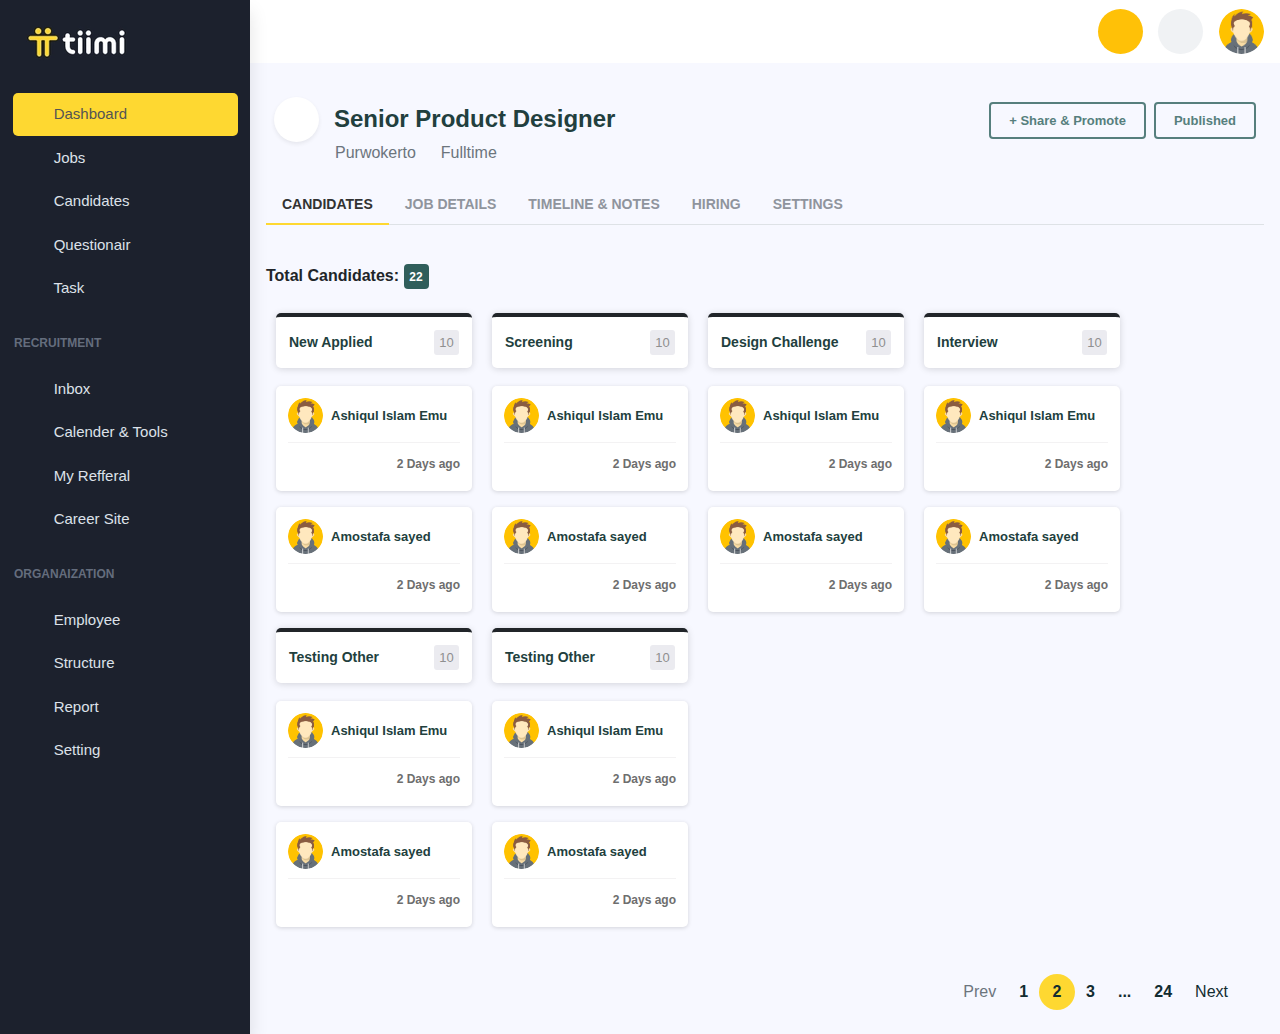
<file: jobs.html>
<html lang="en">

<head>
    <meta charset="UTF-8">
    <meta http-equiv="X-UA-Compatible" content="IE=edge">
    <meta name="viewport" content="width=device-width, initial-scale=1.0">
    <title>Tiimm</title>
    <link href="./css/bootstrap.min.css" rel="stylesheet">
    <link rel="stylesheet" href="./css/app.css">
</head>

<body>
    <!-- dashboard  section -->
    <div class="dashbaord-main">
        <!-- left sidebar -->
        <div class="leftSection wow fadeIn" data-wow-delay=".25s" id='leftSidebar'>
            <div class="user-profile">
                <div class="close-dashboard-sidebar">

                    <span class="iconify" onclick="foldSidebar();" data-icon="mdi:window-close"></span>
                </div>
                <img src="images/company-logo-your-logo.png" alt="" class="logo">
            </div>
            <nav class="sidenav">
                <ul>
                    <li class="nav-item active">
                        <a href="./index.html">
                            <span class="iconify" data-icon="ic:sharp-dashboard"></span>
                            Dashboard
                        </a>
                    </li>
                    <li class="nav-item ">
                        <a href="./jobs.html">
                            <span class="iconify" data-icon="bxs:briefcase"></span>
                            Jobs
                        </a>
                    </li>
                    <li class="nav-item ">
                        <a href="./candidates.html">
                            <span class="iconify" data-icon="icomoon-free:users"></span>
                            Candidates
                        </a>
                    </li>
                    <li class="nav-item">
                        <a href="./questionair.html">
                            <span class="iconify" data-icon="icomoon-free:users"></span>
                            Questionair
                        </a>
                    </li>
                    <li class="nav-item">
                        <a href="./task.html">
                            <span class="iconify" data-icon="icomoon-free:users"></span>
                            Task
                        </a>
                    </li>
                    <!-- divider title -->
                    <p class="nav-types mt-4">Recruitment</p>

                    <li class="nav-item ">
                        <a href="./index.html">
                            <span class="iconify" data-icon="heroicons-outline:inbox-in"></span>
                            Inbox
                        </a>
                    </li>
                    <li class="nav-item ">
                        <a href="./index.html">
                            <span class="iconify" data-icon="uim:calender"></span>
                            Calender & Tools
                        </a>
                    </li>
                    <li class="nav-item ">
                        <a href="./index.html">
                            <span class="iconify" data-icon="bi:triangle"></span>
                            My Refferal
                        </a>
                    </li>
                    <li class="nav-item ">
                        <a href="./index.html">
                            <span class="iconify" data-icon="gg:website"></span>
                            Career Site
                        </a>
                    </li>
                    <!-- divider title -->
                    <p class="nav-types mt-4">Organaization</p>

                    <li class="nav-item ">
                        <a href="./index.html">
                            <span class="iconify" data-icon="bxs:briefcase"></span>
                            Employee
                        </a>
                    </li>
                    <li class="nav-item ">
                        <a href="./index.html">
                            <span class="iconify" data-icon="icomoon-free:users"></span>
                            Structure
                        </a>
                    </li>
                    <li class="nav-item ">
                        <a href="./index.html">
                            <span class="iconify" data-icon="bi:triangle"></span>
                            Report
                        </a>
                    </li>
                    <li class="nav-item ">
                        <a href="./index.html">
                            <span class="iconify" data-icon="gg:website"></span>
                            Setting
                        </a>
                    </li>

                    <!-- <li class="nav-item" onclick=" closedrop(event)">
                        <a href="#">
                            <span class="iconify" data-icon="icomoon-free:profile"></span>
                            Submenu Item 1
                        </a>
                        <ul class="sub-item">
                            <li>
                                <a href="#">
                                    <span class="iconify" data-icon="icomoon-free:profile"></span> sub
                                    items 1
                                </a>
                            </li>
                            <li>
                                <a href="#">
                                    <span class="iconify" data-icon="icomoon-free:profile"></span> sub
                                    items 2
                                </a>
                            </li>
                        </ul>
                    </li>  -->
                </ul>
            </nav>
        </div>
        <!-- right content box -->
        <div class="rightSection">
            <div class="topbar">
                <div class="fold" onclick='foldSidebar();'>
                    <span class="iconify text-secondary" data-icon="codicon:layout-sidebar-right"></span>
                </div>
                <!-- <h6 class="text-capitalize mb-0 border border-light shadow-sm text-white p-2 border-1 d-inline-block mx-auto rounded">
                    <small class="fw-bold">welcome to "Company Name"</small>
                </h6> -->
                <div class="right-element">
                    <div class="circle-box bg-warning">
                        <span class="iconify" data-icon="ant-design:plus-outlined"></span>
                    </div>
                    <div class="circle-box">
                        <span class="iconify" data-icon="clarity:bell-line"></span>
                    </div>
                    <div class="dropdown">
                        <a href="#" class="btn dropdown-toggle profile-manage p-0" role="button"
                            id="dropdownMenuButton1" data-bs-toggle="dropdown" aria-expanded="false">
                            <img src="./images/profile.png" height="45px" width="45px">
                        </a>
                        <ul class="dropdown-menu border-0 shadow " aria-labelledby="dropdownMenuButton1">
                            <a class="dropdown-item" href="#"><span class="iconify"
                                    data-icon="carbon:user-avatar"></span> Profile</a>
                            <a class="dropdown-item" href="#"><span class="iconify"
                                    data-icon="ion:log-out-outline"></span> Log Out</a>
                        </ul>
                    </div>
                </div>
            </div>

            <div class="dashboard-content py-2 px-4">
                <!-- top info bar -->
                <div class="row my-4">
                    <div class="col-lg-6">
                        <div class="d-flex align-items-center">
                            <a href="candidates.html">
                                <div class="circle-box shadow-sm bg-white">
                                    <span class="text-dark iconify" data-icon="ep:arrow-left-bold"></span>
                                </div>
                            </a>
                            <h4 class="fw-bold title d-inline mb-0 align-middle me-2 lh-lg">Senior Product Designer</h4>
                            <span class="iconify fs-3" data-icon="bx:dots-horizontal-rounded"></span>
                        </div>
                        <div class="d-flex align-items-center">
                            <h6 class="d-inline mb-0 align-middle me-2 text-muted ms-61 ">
                                Purwokerto
                                <span class="iconify" data-icon="radix-icons:dot-filled"></span>
                                Fulltime
                            </h6>
                        </div>

                    </div>
                    <div class="col-lg-6 d-flex justify-content-end mb-3 align-items-center ">
                        <button class="me-2 btn btn-bordered" onclick="alert('Action will be fired')"> + Share &
                            Promote</button>
                        <button class="btn btn-bordered" onclick="alert('Action will be fired')"> Published</button>

                    </div>
                </div>

                <!-- tabs start-->

                <div class="row my-3 px-1">
                    <ul class="nav nav-tabs tab-customize" id="myTab" role="tablist">
                        <li class="nav-item" role="presentation">
                            <button class="nav-link active" id="home-tab" data-bs-toggle="tab"
                                data-bs-target="#candidates" type="button" role="tab" aria-controls="candidates"
                                aria-selected="true">candidates</button>
                        </li>
                        <li class="nav-item" role="presentation">
                            <button class="nav-link" id="profile-tab" data-bs-toggle="tab" data-bs-target="#job-details"
                                type="button" role="tab" aria-controls="job-details" aria-selected="false">job
                                details</button>
                        </li>
                        <li class="nav-item" role="presentation">
                            <button class="nav-link" id="contact-tab" data-bs-toggle="tab" data-bs-target="#timeline"
                                type="button" role="tab" aria-controls="timeline" aria-selected="false">timeline &
                                notes</button>
                        </li>
                        <li class="nav-item" role="presentation">
                            <button class="nav-link" id="contact-tab" data-bs-toggle="tab" data-bs-target="#hiring"
                                type="button" role="tab" aria-controls="hiring" aria-selected="false">hiring </button>
                        </li>
                        <li class="nav-item" role="presentation">
                            <button class="nav-link" id="contact-tab" data-bs-toggle="tab" data-bs-target="#settings"
                                type="button" role="tab" aria-controls="hiring" aria-selected="false">settings </button>
                        </li>

                    </ul>
                    <div class="tab-content" id="customizedTab ">

                        <!-- Total Candidates -->

                        <div class="tab-pane fade show active" id="candidates" role="tabpanel"
                            aria-labelledby="home-tab" tabindex="0">
                            <div class="my-4">
                                <h6 class=" d-inline fw-bold">Total Candidates: </h6>
                                <span class="badge badge-custom">22</span>
                            </div>

                            <div class="candidate-board">
                                <div class="items">
                                    <div class="heading">
                                        <div class="title">New Applied</div>
                                        <div class="headBadge">10</div>
                                    </div>
                                    <!-- loop start david vai :)  -->

                                    <div class="item-card mb-3">
                                        <div class="userInfo">
                                            <img class="rounded-circle" src="./images/profile.png" height="35px" width="35px">
                                             <span class="name">Ashiqul Islam Emu</span>
                                         </div>
                                         <div class="bottom-info">
                                             <div class="rate">
                                                <span class="iconify text-warning" data-icon="dashicons:star-filled"></span>
                                                <span class="iconify" data-icon="dashicons:star-filled"></span>
                                                <span class="iconify" data-icon="dashicons:star-filled"></span>
                                                <span class="iconify" data-icon="dashicons:star-filled"></span>
                                                <span class="iconify" data-icon="dashicons:star-filled"></span>
                                             </div>
                                             <small class="time">
                                                 2 Days ago
                                             </small>
                                         </div>
                                    </div>
                                    <div class="item-card mb-3">
                                        <div class="userInfo">
                                            <img class="rounded-circle" src="./images/profile.png" height="35px" width="35px">
                                             <span class="name">Amostafa sayed </span>
                                         </div>
                                         <div class="bottom-info">
                                             <div class="rate">
                                                <span class="iconify text-warning" data-icon="dashicons:star-filled"></span>
                                                <span class="iconify" data-icon="dashicons:star-filled"></span>
                                                <span class="iconify" data-icon="dashicons:star-filled"></span>
                                                <span class="iconify" data-icon="dashicons:star-filled"></span>
                                                <span class="iconify" data-icon="dashicons:star-filled"></span>
                                             </div>
                                             <small class="time">
                                                 2 Days ago
                                             </small>
                                         </div>
                                    </div>

                                </div>
                                <div class="items">
                                    <div class="heading">
                                        <div class="title">Screening</div>
                                        <div class="headBadge">10</div>
                                    </div>
                                    <!-- loop start david vai :)  -->

                                    <div class="item-card mb-3">
                                        <div class="userInfo">
                                            <img class="rounded-circle" src="./images/profile.png" height="35px" width="35px">
                                             <span class="name">Ashiqul Islam Emu</span>
                                         </div>
                                         <div class="bottom-info">
                                             <div class="rate">
                                                <span class="iconify text-warning" data-icon="dashicons:star-filled"></span>
                                                <span class="iconify" data-icon="dashicons:star-filled"></span>
                                                <span class="iconify" data-icon="dashicons:star-filled"></span>
                                                <span class="iconify" data-icon="dashicons:star-filled"></span>
                                                <span class="iconify" data-icon="dashicons:star-filled"></span>
                                             </div>
                                             <small class="time">
                                                 2 Days ago
                                             </small>
                                         </div>
                                    </div>
                                    <div class="item-card mb-3">
                                        <div class="userInfo">
                                            <img class="rounded-circle" src="./images/profile.png" height="35px" width="35px">
                                             <span class="name">Amostafa sayed </span>
                                         </div>
                                         <div class="bottom-info">
                                             <div class="rate">
                                                <span class="iconify text-warning" data-icon="dashicons:star-filled"></span>
                                                <span class="iconify" data-icon="dashicons:star-filled"></span>
                                                <span class="iconify" data-icon="dashicons:star-filled"></span>
                                                <span class="iconify" data-icon="dashicons:star-filled"></span>
                                                <span class="iconify" data-icon="dashicons:star-filled"></span>
                                             </div>
                                             <small class="time">
                                                 2 Days ago
                                             </small>
                                         </div>
                                    </div>

                                </div>
                                <div class="items">
                                    <div class="heading">
                                        <div class="title">Design Challenge</div>
                                        <div class="headBadge">10</div>
                                    </div>
                                    <!-- loop start david vai :)  -->

                                    <div class="item-card mb-3">
                                        <div class="userInfo">
                                            <img class="rounded-circle" src="./images/profile.png" height="35px" width="35px">
                                             <span class="name">Ashiqul Islam Emu</span>
                                         </div>
                                         <div class="bottom-info">
                                             <div class="rate">
                                                <span class="iconify text-warning" data-icon="dashicons:star-filled"></span>
                                                <span class="iconify" data-icon="dashicons:star-filled"></span>
                                                <span class="iconify" data-icon="dashicons:star-filled"></span>
                                                <span class="iconify" data-icon="dashicons:star-filled"></span>
                                                <span class="iconify" data-icon="dashicons:star-filled"></span>
                                             </div>
                                             <small class="time">
                                                 2 Days ago
                                             </small>
                                         </div>
                                    </div>
                                    <div class="item-card mb-3">
                                        <div class="userInfo">
                                            <img class="rounded-circle" src="./images/profile.png" height="35px" width="35px">
                                             <span class="name">Amostafa sayed </span>
                                         </div>
                                         <div class="bottom-info">
                                             <div class="rate">
                                                <span class="iconify text-warning" data-icon="dashicons:star-filled"></span>
                                                <span class="iconify" data-icon="dashicons:star-filled"></span>
                                                <span class="iconify" data-icon="dashicons:star-filled"></span>
                                                <span class="iconify" data-icon="dashicons:star-filled"></span>
                                                <span class="iconify" data-icon="dashicons:star-filled"></span>
                                             </div>
                                             <small class="time">
                                                 2 Days ago
                                             </small>
                                         </div>
                                    </div>

                                </div>
                                <div class="items">
                                    <div class="heading">
                                        <div class="title">Interview</div>
                                        <div class="headBadge">10</div>
                                    </div>
                                    <!-- loop start david vai :)  -->

                                    <div class="item-card mb-3">
                                        <div class="userInfo">
                                            <img class="rounded-circle" src="./images/profile.png" height="35px" width="35px">
                                             <span class="name">Ashiqul Islam Emu</span>
                                         </div>
                                         <div class="bottom-info">
                                             <div class="rate">
                                                <span class="iconify text-warning" data-icon="dashicons:star-filled"></span>
                                                <span class="iconify" data-icon="dashicons:star-filled"></span>
                                                <span class="iconify" data-icon="dashicons:star-filled"></span>
                                                <span class="iconify" data-icon="dashicons:star-filled"></span>
                                                <span class="iconify" data-icon="dashicons:star-filled"></span>
                                             </div>
                                             <small class="time">
                                                 2 Days ago
                                             </small>
                                         </div>
                                    </div>
                                    <div class="item-card mb-3">
                                        <div class="userInfo">
                                            <img class="rounded-circle" src="./images/profile.png" height="35px" width="35px">
                                             <span class="name">Amostafa sayed </span>
                                         </div>
                                         <div class="bottom-info">
                                             <div class="rate">
                                                <span class="iconify text-warning" data-icon="dashicons:star-filled"></span>
                                                <span class="iconify" data-icon="dashicons:star-filled"></span>
                                                <span class="iconify" data-icon="dashicons:star-filled"></span>
                                                <span class="iconify" data-icon="dashicons:star-filled"></span>
                                                <span class="iconify" data-icon="dashicons:star-filled"></span>
                                             </div>
                                             <small class="time">
                                                 2 Days ago
                                             </small>
                                         </div>
                                    </div>

                                </div>
                                <div class="items">
                                    <div class="heading">
                                        <div class="title">Testing Other</div>
                                        <div class="headBadge">10</div>
                                    </div>
                                    <!-- loop start david vai :)  -->

                                    <div class="item-card mb-3">
                                        <div class="userInfo">
                                            <img class="rounded-circle" src="./images/profile.png" height="35px" width="35px">
                                             <span class="name">Ashiqul Islam Emu</span>
                                         </div>
                                         <div class="bottom-info">
                                             <div class="rate">
                                                <span class="iconify text-warning" data-icon="dashicons:star-filled"></span>
                                                <span class="iconify" data-icon="dashicons:star-filled"></span>
                                                <span class="iconify" data-icon="dashicons:star-filled"></span>
                                                <span class="iconify" data-icon="dashicons:star-filled"></span>
                                                <span class="iconify" data-icon="dashicons:star-filled"></span>
                                             </div>
                                             <small class="time">
                                                 2 Days ago
                                             </small>
                                         </div>
                                    </div>
                                    <div class="item-card mb-3">
                                        <div class="userInfo">
                                            <img class="rounded-circle" src="./images/profile.png" height="35px" width="35px">
                                             <span class="name">Amostafa sayed </span>
                                         </div>
                                         <div class="bottom-info">
                                             <div class="rate">
                                                <span class="iconify text-warning" data-icon="dashicons:star-filled"></span>
                                                <span class="iconify" data-icon="dashicons:star-filled"></span>
                                                <span class="iconify" data-icon="dashicons:star-filled"></span>
                                                <span class="iconify" data-icon="dashicons:star-filled"></span>
                                                <span class="iconify" data-icon="dashicons:star-filled"></span>
                                             </div>
                                             <small class="time">
                                                 2 Days ago
                                             </small>
                                         </div>
                                    </div>

                                </div>
                                <div class="items">
                                    <div class="heading">
                                        <div class="title">Testing Other</div>
                                        <div class="headBadge">10</div>
                                    </div>
                                    <!-- loop start david vai :)  -->

                                    <div class="item-card mb-3">
                                        <div class="userInfo">
                                            <img class="rounded-circle" src="./images/profile.png" height="35px" width="35px">
                                             <span class="name">Ashiqul Islam Emu</span>
                                         </div>
                                         <div class="bottom-info">
                                             <div class="rate">
                                                <span class="iconify text-warning" data-icon="dashicons:star-filled"></span>
                                                <span class="iconify" data-icon="dashicons:star-filled"></span>
                                                <span class="iconify" data-icon="dashicons:star-filled"></span>
                                                <span class="iconify" data-icon="dashicons:star-filled"></span>
                                                <span class="iconify" data-icon="dashicons:star-filled"></span>
                                             </div>
                                             <small class="time">
                                                 2 Days ago
                                             </small>
                                         </div>
                                    </div>
                                    <div class="item-card mb-3">
                                        <div class="userInfo">
                                            <img class="rounded-circle" src="./images/profile.png" height="35px" width="35px">
                                             <span class="name">Amostafa sayed </span>
                                         </div>
                                         <div class="bottom-info">
                                             <div class="rate">
                                                <span class="iconify text-warning" data-icon="dashicons:star-filled"></span>
                                                <span class="iconify" data-icon="dashicons:star-filled"></span>
                                                <span class="iconify" data-icon="dashicons:star-filled"></span>
                                                <span class="iconify" data-icon="dashicons:star-filled"></span>
                                                <span class="iconify" data-icon="dashicons:star-filled"></span>
                                             </div>
                                             <small class="time">
                                                 2 Days ago
                                             </small>
                                         </div>
                                    </div>

                                </div>
                            </div>
                        </div>

                        <!-- Job details -->

                        <div class="tab-pane fade" id="job-details" role="tabpanel" aria-labelledby="profile-tab"
                            tabindex="0">job-details</div>

                        <!-- timeline -->

                        <div class="tab-pane fade" id="timeline" role="tabpanel" aria-labelledby="contact-tab"
                            tabindex="0">timeline</div>

                        <!-- hiring -->

                        <div class="tab-pane fade" id="hiring" role="tabpanel" aria-labelledby="disabled-tab"
                            tabindex="0">hiring</div>

                        <!-- settings -->

                        <div class="tab-pane fade" id="settings" role="tabpanel" aria-labelledby="disabled-tab"
                            tabindex="0">settings</div>

                    </div>
                </div>

                <!-- pagination start -->
                <div class="row mt-3">
                    <div class="col-12 ">
                        <ul class="pagination custom float-end">
                            <li class="page-item disabled">
                                <span class="page-link text-muted"> <i class="iconify" data-icon="ep:arrow-left"></i>
                                    Prev</span>
                            </li>
                            <li class="page-item"><a class="page-link" href="#">1</a></li>
                            <li class="page-item active" aria-current="page">
                                <span class="page-link">2</span>
                            </li>
                            <li class="page-item"><a class="page-link" href="#">3</a></li>
                            <li class="page-item"><a class="page-link" href="#">...</a></li>
                            <li class="page-item"><a class="page-link" href="#">24</a></li>
                            <li class="page-item">
                                <a class="page-link fw-normal" href="#">Next<i class="iconify"
                                        data-icon="ep:arrow-right"></i></a>
                            </li>
                        </ul>
                    </div>

                </div>
            </div>
        </div>
    </div>

    <!-- footer  -->

    <!-- <footer class="py-3 w-100">

        <div class="container">
            <div class="d-flex flex-wrap w-100 mx-auto">
                <div class=" flex-fill bd-highlight ">
                    <ul class="m-0 text-white">
                        <li class="list-style-none">+44 (0)xx xxxx 8xxxx</li>
                        <li class="list-style-none">support@admin.com</li>
                        <li class="list-style-none"> address goes here </li>
                    </ul>
                </div>
                <div class="p-2 flex-fill bd-highlight">
                    <img src="images/company-logo-your-logo.png" width="180px">
                </div>
                <div class="p-2 d-flex align-items-center footerContact">
                    <a href="" class="mx-2 text-decoration-none text-white">Help</a>
                    <a href="" class="mx-2 text-decoration-none text-white">Contact</a>
                </div>
            </div>
        </div>

    </footer> -->


    <script src="./js/bootstrap.bundle.min.js"></script>
    <script src="./js/iconify.min.js"></script>
    <script src='./js/app.js'> </script>

    <script>
        // var ctx = document.getElementById("myChart");
        // var myChart = new Chart(ctx, {
        //     type: "line",
        //     data: {
        //         labels: ["Red", "Blue", "Yellow", "Green", "Purple", "Orange"],
        //         datasets: [
        //             {
        //                 label: "# of Votes",
        //                 data: [12, 19, 3, 5, 2, 3]
        //             }
        //         ]
        //     },
        //     options: {
        //         scales: {
        //             y: {
        //                 ticks: {
        //                     beginAtZero: true
        //                 }
        //             }
        //         }
        //     }
        // });
    </script>

</body>

</html>
</file>
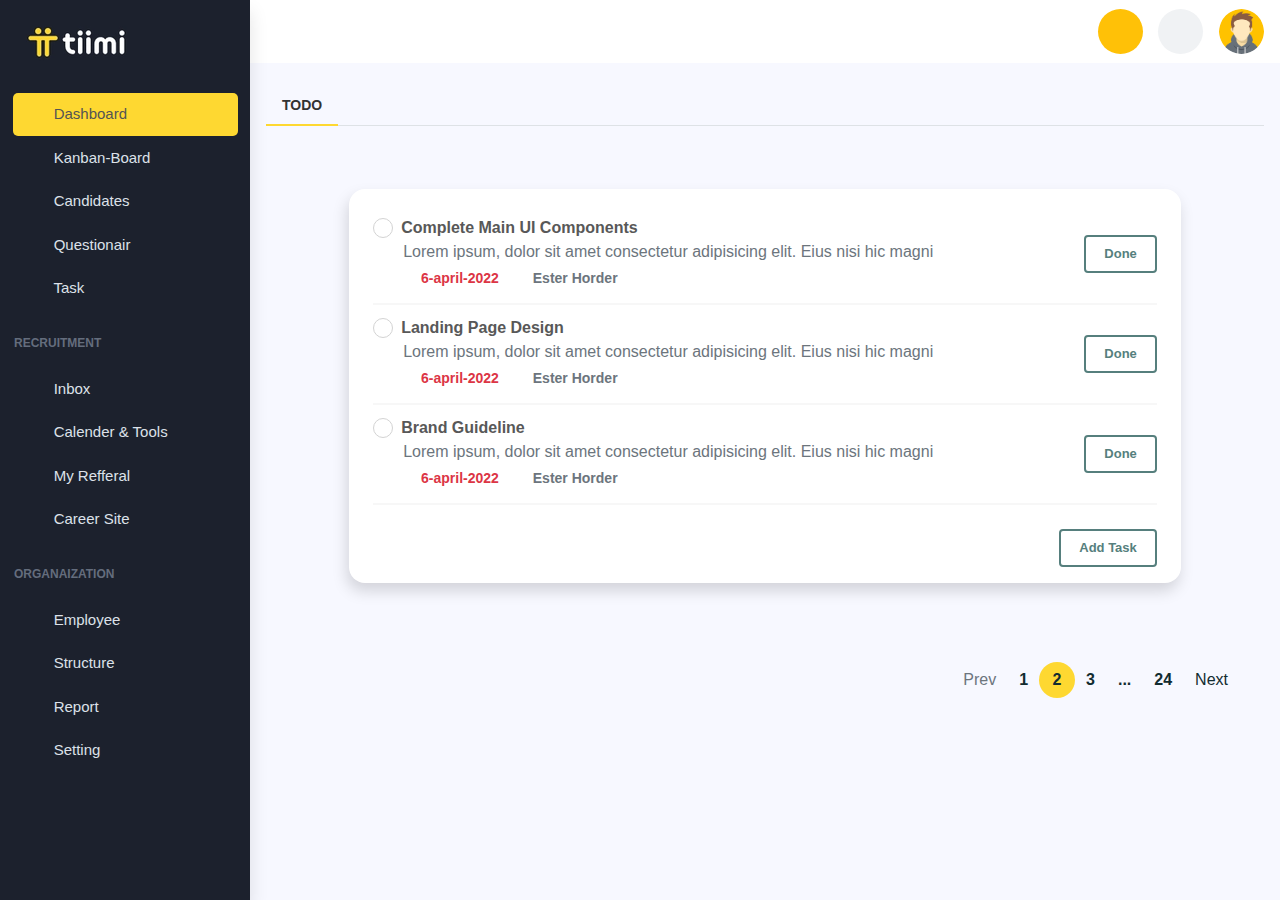
<file: task.html>
<html lang="en">

<head>
    <meta charset="UTF-8">
    <meta http-equiv="X-UA-Compatible" content="IE=edge">
    <meta name="viewport" content="width=device-width, initial-scale=1.0">
    <title>Tiimm</title>
    <link href="./css/bootstrap.min.css" rel="stylesheet">
    <link rel="stylesheet" href="./css/app.css">
</head>

<body>
    <!-- dashboard  section -->
    <div class="dashbaord-main">
        <!-- left sidebar -->
        <div class="leftSection wow fadeIn" data-wow-delay=".25s" id='leftSidebar'>
            <div class="user-profile">
                <div class="close-dashboard-sidebar">

                    <span class="iconify" onclick="foldSidebar();" data-icon="mdi:window-close"></span>
                </div>
                <img src="images/company-logo-your-logo.png" alt="" class="logo">
            </div>
            <nav class="sidenav">
                <ul>
                    <li class="nav-item active">
                        <a href="./index.html">
                            <span class="iconify" data-icon="ic:sharp-dashboard"></span>
                            Dashboard
                        </a>
                    </li>
                    <li class="nav-item ">
                        <a href="./kanban-board.html">
                            <span class="iconify" data-icon="bxs:briefcase"></span>
                            kanban-board
                        </a>
                    </li>
                    <li class="nav-item ">
                        <a href="./candidates.html">
                            <span class="iconify" data-icon="icomoon-free:users"></span>
                            Candidates
                        </a>
                    </li>
                    <li class="nav-item">
                        <a href="/questionair.html">
                            <span class="iconify" data-icon="icomoon-free:users"></span>
                            Questionair
                        </a>
                    </li>
                    <li class="nav-item">
                        <a href="./task.html">
                            <span class="iconify" data-icon="icomoon-free:users"></span>
                            Task
                        </a>
                    </li>

                    <!-- divider title -->
                    <p class="nav-types mt-4">Recruitment</p>

                    <li class="nav-item ">
                        <a href="./index.html">
                            <span class="iconify" data-icon="heroicons-outline:inbox-in"></span>
                            Inbox
                        </a>
                    </li>
                    <li class="nav-item ">
                        <a href="./index.html">
                            <span class="iconify" data-icon="uim:calender"></span>
                            Calender & Tools
                        </a>
                    </li>
                    <li class="nav-item ">
                        <a href="./index.html">
                            <span class="iconify" data-icon="bi:triangle"></span>
                            My Refferal
                        </a>
                    </li>
                    <li class="nav-item ">
                        <a href="./index.html">
                            <span class="iconify" data-icon="gg:website"></span>
                            Career Site
                        </a>
                    </li>
                    <!-- divider title -->
                    <p class="nav-types mt-4">Organaization</p>

                    <li class="nav-item ">
                        <a href="./index.html">
                            <span class="iconify" data-icon="bxs:briefcase"></span>
                            Employee
                        </a>
                    </li>
                    <li class="nav-item ">
                        <a href="./index.html">
                            <span class="iconify" data-icon="icomoon-free:users"></span>
                            Structure
                        </a>
                    </li>
                    <li class="nav-item ">
                        <a href="./index.html">
                            <span class="iconify" data-icon="bi:triangle"></span>
                            Report
                        </a>
                    </li>
                    <li class="nav-item ">
                        <a href="./index.html">
                            <span class="iconify" data-icon="gg:website"></span>
                            Setting
                        </a>
                    </li>

                    <!-- <li class="nav-item" onclick=" closedrop(event)">
                        <a href="#">
                            <span class="iconify" data-icon="icomoon-free:profile"></span>
                            Submenu Item 1
                        </a>
                        <ul class="sub-item">
                            <li>
                                <a href="#">
                                    <span class="iconify" data-icon="icomoon-free:profile"></span> sub
                                    items 1
                                </a>
                            </li>
                            <li>
                                <a href="#">
                                    <span class="iconify" data-icon="icomoon-free:profile"></span> sub
                                    items 2
                                </a>
                            </li>
                        </ul>
                    </li>  -->
                </ul>
            </nav>
        </div>
        <!-- right content box -->
        <div class="rightSection">
            <div class="topbar">
                <div class="fold" onclick='foldSidebar();'>
                    <span class="iconify text-secondary" data-icon="codicon:layout-sidebar-right"></span>
                </div>
                <!-- <h6 class="text-capitalize mb-0 border border-light shadow-sm text-white p-2 border-1 d-inline-block mx-auto rounded">
                    <small class="fw-bold">welcome to "Company Name"</small>
                </h6> -->
                <div class="right-element">
                    <div class="circle-box bg-warning">
                        <span class="iconify" data-icon="ant-design:plus-outlined"></span>
                    </div>
                    <div class="circle-box">
                        <span class="iconify" data-icon="clarity:bell-line"></span>
                    </div>
                    <div class="dropdown">
                        <a href="#" class="btn dropdown-toggle profile-manage p-0" role="button"
                            id="dropdownMenuButton1" data-bs-toggle="dropdown" aria-expanded="false">
                            <img src="./images/profile.png" height="45px" width="45px">
                        </a>
                        <ul class="dropdown-menu border-0 shadow " aria-labelledby="dropdownMenuButton1">
                            <a class="dropdown-item" href="#"><span class="iconify"
                                    data-icon="carbon:user-avatar"></span> Profile</a>
                            <a class="dropdown-item" href="#"><span class="iconify"
                                    data-icon="ion:log-out-outline"></span> Log Out</a>
                        </ul>
                    </div>
                </div>
            </div>

            <div class="dashboard-content py-2 px-4">
                <!-- tabs start-->
                <div class="row my-3 px-1">
                    <ul class="nav nav-tabs tab-customize" id="myTab" role="tablist">
                        <li class="nav-item" role="presentation">
                            <button class="nav-link active" id="home-tab" data-bs-toggle="tab"
                                data-bs-target="#notifications" type="button" role="tab" aria-controls="notifications"
                                aria-selected="true">TODO </button>
                        </li>

                    </ul>
                    <div class="tab-content" id="customizedTab ">

                        <div class="tab-pane fade show active" id="notifications" role="tabpanel"
                            aria-labelledby="home-tab" tabindex="0">

                            <div class="col-lg-10 mx-auto task">
                                <div class="card my-5 border-0 px-2">
                                    <div class="card-body">
                                        <div class="inner">
                                            <div class="flex-fill">
                                                <label for="input-select" class="task-label">
                                                    <input type="radio" name="" id="input-select">
                                                    <span class="ms-2"> complete main UI components </span>
                                                </label>
                                                <div class="text-muted sub-txt">Lorem ipsum, dolor sit amet consectetur
                                                    adipisicing elit. Eius nisi hic magni
                                                </div>
                                                <div class="fw-bold sub-txt d-flex flex-wrap lh-lg">
                                                    <small class="text-danger">
                                                        <span class="iconify" data-icon="clarity:date-solid"></span>
                                                        <span> 6-april-2022</span>
                                                    </small>
                                                    <small class="ms-3 text-muted">
                                                        <span class="iconify"
                                                            data-icon="ant-design:user-outlined"></span>
                                                        Ester Horder
                                                    </small>
                                                </div>
                                            </div>
                                            <div>
                                                <a href="" class="sub-txt  my-2 btn btn-bordered task-done">Done</a>
                                            </div>
                                        </div>
                                        <div class="inner">
                                            <div class="flex-fill">
                                                <label for="input-select" class="task-label">
                                                    <input type="radio" name="" id="input-select">
                                                    <span class="ms-2"> Landing Page design </span>
                                                </label>
                                                <div class="text-muted sub-txt">Lorem ipsum, dolor sit amet consectetur
                                                    adipisicing elit. Eius nisi hic magni
                                                </div>
                                                <div class="fw-bold sub-txt d-flex flex-wrap lh-lg">
                                                    <small class="text-danger">
                                                        <span class="iconify" data-icon="clarity:date-solid"></span>
                                                        <span> 6-april-2022</span>
                                                    </small>
                                                    <small class="ms-3 text-muted">
                                                        <span class="iconify"
                                                            data-icon="ant-design:user-outlined"></span>
                                                        Ester Horder
                                                    </small>
                                                </div>
                                            </div>
                                            <div>
                                                <a href="" class="sub-txt  my-2 btn btn-bordered task-done">Done</a>
                                            </div>
                                        </div>
                                        <div class="inner">
                                            <div class="flex-fill">
                                                <label for="input-select" class="task-label">
                                                    <input type="radio" name="" id="input-select">
                                                    <span class="ms-2"> Brand guideline</span>
                                                </label>
                                                <div class="text-muted sub-txt">Lorem ipsum, dolor sit amet consectetur
                                                    adipisicing elit. Eius nisi hic magni
                                                </div>
                                                <div class="fw-bold sub-txt d-flex flex-wrap lh-lg">
                                                    <small class="text-danger">
                                                        <span class="iconify" data-icon="clarity:date-solid"></span>
                                                        <span> 6-april-2022</span>
                                                    </small>
                                                    <small class="ms-3 text-muted">
                                                        <span class="iconify"
                                                            data-icon="ant-design:user-outlined"></span>
                                                        Ester Horder
                                                    </small>
                                                </div>
                                            </div>
                                            <div>
                                                <a href="" class="sub-txt  my-2 btn btn-bordered task-done">Done</a>
                                            </div>
                                        </div>
                                        <a href="#" data-bs-toggle="modal" data-bs-target="#addTask"
                                            class="sub-txt  mt-4 float-end btn btn-bordered task-done">Add Task</a>
                                    </div>
                                </div>
                            </div>

                        </div>


                    </div>
                </div>

                <!-- pagination start -->
                <div class="row mt-3">
                    <div class="col-12 ">
                        <ul class="pagination custom float-end">
                            <li class="page-item disabled">
                                <span class="page-link text-muted"> <i class="iconify" data-icon="ep:arrow-left"></i>
                                    Prev</span>
                            </li>
                            <li class="page-item"><a class="page-link" href="#">1</a></li>
                            <li class="page-item active" aria-current="page">
                                <span class="page-link">2</span>
                            </li>
                            <li class="page-item"><a class="page-link" href="#">3</a></li>
                            <li class="page-item"><a class="page-link" href="#">...</a></li>
                            <li class="page-item"><a class="page-link" href="#">24</a></li>
                            <li class="page-item">
                                <a class="page-link fw-normal" href="#">Next<i class="iconify"
                                        data-icon="ep:arrow-right"></i></a>
                            </li>
                        </ul>
                    </div>

                </div>
            </div>
        </div>
    </div>

    <!-- footer  -->

    <!-- <footer class="py-3 w-100">

        <div class="container">
            <div class="d-flex flex-wrap w-100 mx-auto">
                <div class=" flex-fill bd-highlight ">
                    <ul class="m-0 text-white">
                        <li class="list-style-none">+44 (0)xx xxxx 8xxxx</li>
                        <li class="list-style-none">support@admin.com</li>
                        <li class="list-style-none"> address goes here </li>
                    </ul>
                </div>
                <div class="p-2 flex-fill bd-highlight">
                    <img src="images/company-logo-your-logo.png" width="180px">
                </div>
                <div class="p-2 d-flex align-items-center footerContact">
                    <a href="" class="mx-2 text-decoration-none text-white">Help</a>
                    <a href="" class="mx-2 text-decoration-none text-white">Contact</a>
                </div>
            </div>
        </div>

    </footer> -->

    <div class="modal fade" id="addTask" tabindex="-1" aria-labelledby="addTaskLabel" aria-hidden="true">
        <div class="modal-dialog">
            <div class="modal-content border-0 shadow-lg border-radius-10">
                <div class="modal-header">
                    <h6 class= 'text-muted mb-0' id="addTaskLabel">Add New Task</h6>
                    <button type="button" class="btn-close bg-secondary" data-bs-dismiss="modal" aria-label="Close"></button>
                </div>
                <div class="modal-body">
                    <div class="form-group ">

                        <input type="text" class="form-control border-0" placeholder="Task Name here..." name="" id="">
                    </div>
                    <div class="form-group">

                        <textarea class="form-control border-0" placeholder="Task Description" name="" id="" cols="10"
                            rows="2"></textarea>
                    </div>
                </div>
                <div class="modal-footer justify-content-between flex-column align-items-end">

                    <div class="d-flex w-100">
                        <div class="flex-fill mx-1">
                            <label for="" class="text-muted"> <small>Due Date:</small> </label>
                            <input type="date" name="" class="form-control" id="">
                        </div> 
                        <div class="flex-fill mx-1">
                            <label for="" class="text-muted"> <small>Assign To</small> </label>
                            <select class="form-control">
                                <option value="">Abuhena david Emu</option>
                                <option value="">ashiqul islam Emu</option> 
                            </select> 
                        </div>
                    </div> 
                    <div class="my-2">
                        <button type="button" class="me-1 
                        btn btn-sm btn-bordered float-end" data-bs-toggle="modal" data-bs-target="#addTask">
                            save
                        </button>
                    </div>
                </div>
               
            </div>
        </div>
    </div>


    <script src="./js/bootstrap.bundle.min.js"></script>
    <script src="./js/iconify.min.js"></script>
    <script src='./js/app.js'> </script>

</body>

</html>
</file>
<file: css/app.css>
* {
  margin: 0;
  padding: 0;
  -webkit-box-sizing: border-box;
          box-sizing: border-box;
}

ul {
  padding: 0;
}

.txt-theme {
  color: #243a34;
}

.ms-61 {
  margin-left: 61px;
}

.tab-customize .nav-link {
  font-size: 14px;
  text-transform: uppercase;
  color: #8F949D !important;
  font-weight: bold;
  border: 0;
  border-bottom: 2px solid transparent;
}

.tab-customize .nav-link.active {
  background: 0 !important;
  border-color: #fed83100 #e9012c00 #21252900;
  border-bottom: 2px solid #fed831;
  color: #323232 !important;
}

.tab-customize .nav-link.hover {
  border-color: 0 !important;
  border-bottom: 2px solid #fed831;
}

.tab-content {
  padding: 15px 0;
}

.badge-custom {
  height: 25px;
  width: 25px;
  background: #305E5B;
  color: #fff;
  display: -webkit-inline-box;
  display: -ms-inline-flexbox;
  display: inline-flex;
  -webkit-box-align: center;
      -ms-flex-align: center;
          align-items: center;
  -webkit-box-pack: center;
      -ms-flex-pack: center;
          justify-content: center;
}

@media (min-width: 1400px) {
  .container,
  .container-lg,
  .container-md,
  .container-sm,
  .container-xl,
  .container-xxl {
    max-width: 1320px;
  }
}

@font-face {
  font-family: "apon-reg", sans-serif;
  src: url(../fonts/NimbusSanL-Reg.otf);
}

@font-face {
  font-family: "apon-ita", sans-serif;
  src: url(../fonts/NimbusSanL-RegIta.otf);
}

@font-face {
  font-family: "apon-bold", sans-serif;
  src: url(../fonts/NimbusSanL-Bol.otf);
}

body {
  font-family: "apon-reg", sans-serif;
  background: #F2F7FA;
}

body::-webkit-scrollbar {
  background-color: #E5EAFD;
  width: 4px;
}

body::-webkit-scrollbar-thumb {
  border-radius: 50px;
  background: #FED831;
}

.header {
  padding: 16px 0;
}

.header .header-portion {
  display: -webkit-box;
  display: -ms-flexbox;
  display: flex;
  width: 100%;
  margin: 0 auto;
  position: relative;
  -webkit-box-pack: justify;
      -ms-flex-pack: justify;
          justify-content: space-between;
}

.header .header-portion .inner-box {
  display: -webkit-box;
  display: -ms-flexbox;
  display: flex;
  -webkit-box-flex: 1;
      -ms-flex: 1;
          flex: 1;
}

.header .header-portion .brand {
  -ms-flex-preferred-size: 200px;
      flex-basis: 200px;
  display: -webkit-box;
  display: -ms-flexbox;
  display: flex;
  -webkit-box-align: center;
      -ms-flex-align: center;
          align-items: center;
  -webkit-box-orient: vertical;
  -webkit-box-direction: normal;
      -ms-flex-direction: column;
          flex-direction: column;
}

@media (max-width: 480px) {
  .header .header-portion .brand {
    top: -2px;
    position: relative;
  }
}

.header .header-portion .brand .cat-mobile {
  display: none;
}

@media (max-width: 768px) {
  .header .header-portion .brand .cat-mobile {
    display: block;
    border: 0;
    font-size: 13px;
    color: #6c757d;
    margin-top: 3px;
    background: transparent;
    border: 1px solid #e4e4e8;
    padding: 5px;
    border-radius: 13px;
    outline: 0;
    margin-right: auto;
    position: relative;
    top: 7px;
    height: 37px;
  }
}

@media (max-width: 425px) {
  .header .header-portion .brand .cat-mobile {
    top: 13px;
    height: 36px;
  }
}

@media (max-width: 375px) {
  .header .header-portion .brand .cat-mobile {
    top: 17px;
    height: 30px;
  }
}

@media (max-width: 320px) {
  .header .header-portion .brand .cat-mobile {
    top: 18px;
    height: 27px;
  }
}

.header .header-portion .category {
  -ms-flex-preferred-size: 190px;
      flex-basis: 190px;
  display: -webkit-box;
  display: -ms-flexbox;
  display: flex;
  -webkit-box-pack: center;
      -ms-flex-pack: center;
          justify-content: center;
  -webkit-box-align: center;
      -ms-flex-align: center;
          align-items: center;
  -webkit-box-orient: vertical;
  -webkit-box-direction: normal;
      -ms-flex-direction: column;
          flex-direction: column;
}

@media (max-width: 768px) {
  .header .header-portion .category {
    display: none;
  }
}

.header .header-portion .category .form-control {
  border: 0;
  background: #EDF3F8;
  padding: 6px 12px;
  height: 44px;
  width: 100%;
  -webkit-appearance: none;
     -moz-appearance: none;
          appearance: none;
  border-radius: 0;
  border-top-left-radius: 4px;
  border-bottom-left-radius: 4px;
  color: #6A757C;
}

.header .header-portion .category .form-control:focus {
  -webkit-box-shadow: none;
          box-shadow: none;
}

.header .header-portion .buttons_link {
  display: -webkit-box;
  display: -ms-flexbox;
  display: flex;
  -ms-flex-pack: distribute;
  -webkit-box-pack: space-evenly;
          justify-content: space-evenly;
  -webkit-box-align: center;
  -ms-flex-align: center;
  align-items: center;
  -webkit-column-gap: 5px;
          column-gap: 5px;
  margin: 0 5px;
}

@media (max-width: 768px) {
  .header .header-portion .buttons_link {
    -ms-flex-preferred-size: 100%;
        flex-basis: 100%;
    padding: 0 10px;
    display: block;
    position: absolute;
    top: 79px;
    height: 28px;
    right: -12px;
  }
}

.header .header-portion .buttons_link button,
.header .header-portion .buttons_link img {
  -webkit-box-flex: 1;
      -ms-flex: 1;
          flex: 1;
  height: 43px;
  width: 120px;
}

@media (max-width: 768px) {
  .header .header-portion .buttons_link button,
  .header .header-portion .buttons_link img {
    height: 37px;
  }
}

@media (max-width: 480px) {
  .header .header-portion .buttons_link button,
  .header .header-portion .buttons_link img {
    height: 34px;
    width: 108px;
    position: relative;
    top: 5px;
  }
}

@media (max-width: 375px) {
  .header .header-portion .buttons_link button,
  .header .header-portion .buttons_link img {
    height: 28px;
    width: 90px;
    position: relative;
    top: 9px;
  }
}

@media (max-width: 320px) {
  .header .header-portion .buttons_link button,
  .header .header-portion .buttons_link img {
    height: 25px;
    width: 65px;
    position: relative;
    top: -8px;
  }
}

.header .header-portion .search {
  -webkit-box-flex: 1;
      -ms-flex: 1;
          flex: 1;
  display: -webkit-box;
  display: -ms-flexbox;
  display: flex;
  -webkit-box-align: center;
      -ms-flex-align: center;
          align-items: center;
}

@media (max-width: 768px) {
  .header .header-portion .search {
    display: none;
  }
}

.header .header-portion .search .searchArea {
  display: -webkit-box;
  display: -ms-flexbox;
  display: flex;
  -webkit-box-pack: center;
      -ms-flex-pack: center;
          justify-content: center;
  -webkit-box-align: center;
      -ms-flex-align: center;
          align-items: center;
  width: 100%;
}

.header .header-portion .search .searchArea .search-box {
  position: relative;
  display: -webkit-box;
  display: -ms-flexbox;
  display: flex;
  width: 100%;
}

.header .header-portion .search .searchArea .search-box .medicineSearch {
  border: 0;
  background: #EDF3F8;
  padding: 10px 15px;
  border-left: 1px solid #d8d8d8;
  border-top-left-radius: 0;
  border-bottom-left-radius: 0;
  outline: 0;
}

.header .header-portion .search .searchArea .search-box .medicineSearch:focus {
  -webkit-box-shadow: none;
          box-shadow: none;
}

.header .header-portion .search .searchArea .search-box .searchButton {
  width: 54px;
  border: 0;
  background: #3b7cff;
  color: #ffffff;
  font-size: 26px;
  cursor: pointer;
  position: absolute;
  right: 0px;
  top: 0;
  height: 37px;
}

.header .header-portion .search .searchArea .search-box .searchButton:hover {
  background: #fee264;
}

.header .header-portion .links {
  display: -webkit-box;
  display: -ms-flexbox;
  display: flex;
  -webkit-box-pack: center;
      -ms-flex-pack: center;
          justify-content: center;
  -webkit-box-align: center;
      -ms-flex-align: center;
          align-items: center;
}

@media (max-width: 768px) {
  .header .header-portion .links {
    top: -7px;
    position: relative;
  }
}

@media (max-width: 375px) {
  .header .header-portion .links {
    top: -11px;
  }
}

.header .header-portion .links a {
  margin: 0 1px;
  position: relative;
}

.header .header-portion .links a img {
  height: 46px;
  width: 46px;
}

.header .header-portion .links a .cartitem {
  height: 23px;
  width: 23px;
  border-radius: 50%;
  background: red;
  position: absolute;
  top: -2px;
  right: 6px;
  font-size: 11px;
  display: -webkit-box;
  display: -ms-flexbox;
  display: flex;
  -webkit-box-align: center;
      -ms-flex-align: center;
          align-items: center;
  -webkit-box-pack: center;
      -ms-flex-pack: center;
          justify-content: center;
  color: #fff;
}

.mobileSearch {
  position: relative;
  display: none;
  margin-top: 25px;
}

@media (max-width: 768px) {
  .mobileSearch {
    display: block;
  }
}

.mobileSearch .mobileSearchArea {
  width: 100%;
}

.mobileSearch .mobileSearchArea .form-control {
  margin: 12px 0;
  background: #EDF3F8;
  border-radius: 25px;
  border: 0;
  height: 45px;
  padding-left: 62px;
}

.mobileSearch .mobile-menu-icon {
  position: absolute;
  left: 54px;
  display: none;
  font-size: 2rem;
  top: 6px;
  color: #5d5d5d;
  cursor: pointer;
}

@media (max-width: 768px) {
  .mobileSearch .mobile-menu-icon {
    display: block;
  }
}

@media (max-width: 600px) {
  .mobileSearch .mobile-menu-icon {
    left: 58px !important;
  }
}

@media (max-width: 500px) {
  .mobileSearch .mobile-menu-icon {
    left: 36px !important;
  }
}

@media (max-width: 480px) {
  .mobileSearch .mobile-menu-icon {
    left: 32px !important;
  }
}

@media (max-width: 375px) {
  .mobileSearch .mobile-menu-icon {
    left: 32px !important;
  }
}

@media (max-width: 320px) {
  .mobileSearch .mobile-menu-icon {
    left: 32px !important;
  }
}

.mobileSearch .menu-content {
  display: block;
  position: fixed;
  top: 0px;
  background: #623bff;
  left: -250px;
  width: 250px;
  bottom: 0;
  z-index: 3;
  padding: 20px 15px;
  -webkit-transition: all 0.4s ease;
  transition: all 0.4s ease;
}

.mobileSearch .menu-content.active {
  -webkit-box-shadow: 6px 3px 20px -9px;
          box-shadow: 6px 3px 20px -9px;
  left: 0;
}

.mobileSearch .menu-content .profile, .mobileSearch .menu-content .wishlist {
  display: -webkit-box;
  display: -ms-flexbox;
  display: flex;
  -webkit-box-orient: vertical;
  -webkit-box-direction: normal;
      -ms-flex-direction: column;
          flex-direction: column;
  width: 100%;
  -webkit-box-pack: center;
      -ms-flex-pack: center;
          justify-content: center;
  -webkit-box-align: center;
      -ms-flex-align: center;
          align-items: center;
}

.mobileSearch .menu-content .profile img, .mobileSearch .menu-content .wishlist img {
  max-width: 90px;
}

.mobileSearch .menu-content .profile h6, .mobileSearch .menu-content .wishlist h6 {
  margin-top: 10px;
  color: #f7f7f7;
}

.mobileSearch .menu-content .cash {
  font-size: 14px;
  padding: 8px 3px;
  text-align: center;
  background: #724fff;
  color: #e2d5d7;
}

.mobileSearch .menu-content .cash p {
  margin: 0;
}

.mobileSearch .menu-content .menuItems ul {
  margin-top: 17px;
  padding: 0;
  margin-bottom: 0;
}

.mobileSearch .menu-content .menuItems ul li {
  list-style: none;
}

.mobileSearch .menu-content .menuItems ul li a {
  display: block;
  color: #fff;
  font-size: 14px;
  padding: 5px 12px;
  margin: 4px 0;
  border-radius: 3px;
  text-decoration: none;
}

.mobileSearch .menu-content .menuItems ul li a:hover {
  background: #7352F7;
}

.mobileSearch .menu-content .close {
  position: absolute;
  color: #fff;
  top: 12px;
  right: 15px;
  font-size: 2rem;
}

.section-title {
  text-transform: capitalize;
  margin-bottom: 25px;
  padding: 6px 14px;
  position: relative;
  font-size: 23px;
  border-bottom: 2px solid;
}

@media (max-width: 600px) {
  .section-title {
    font-size: 16px;
  }
}

.section-title a {
  position: absolute;
  right: 0;
  font-size: 14px;
  top: 6px;
  padding: 6px 12px;
  border-radius: 4px;
}

.section-title.maroon {
  color: #fff;
  background: linear-gradient(45deg, maroon 22%, transparent 5%);
  border-color: maroon;
}

@media (max-width: 768px) {
  .section-title.maroon {
    background: linear-gradient(45deg, maroon 40%, transparent 5%);
  }
}

.section-title.maroon a {
  background: maroon;
  color: #fff;
  text-decoration: none;
}

.section-title.purple {
  color: #fff;
  background: linear-gradient(45deg, #B23E94 22%, transparent 5%);
  border-color: #B23E94;
}

@media (max-width: 768px) {
  .section-title.purple {
    background: linear-gradient(45deg, #B23E94 40%, transparent 5%);
  }
}

.section-title.purple a {
  background: #B23E94;
  color: #fff;
  text-decoration: none;
}

.section-title.lightblue {
  color: #fff;
  background: linear-gradient(45deg, #00BAE5 22%, transparent 5%);
  border-color: #00BAE5;
}

@media (max-width: 768px) {
  .section-title.lightblue {
    background: linear-gradient(45deg, #00BAE5 40%, transparent 5%);
  }
}

.section-title.lightblue a {
  background: #00BAE5;
  color: #fff;
  text-decoration: none;
}

.section-title.pink {
  color: #fff;
  background: linear-gradient(45deg, #FF3A97 22%, transparent 5%);
  border-color: #FF3A97;
}

@media (max-width: 768px) {
  .section-title.pink {
    background: linear-gradient(45deg, #FF3A97 40%, transparent 5%);
  }
}

.section-title.pink a {
  background: #FF3A97;
  color: #fff;
  text-decoration: none;
}

.section-title.orange {
  color: #fff;
  background: linear-gradient(45deg, #ed4336 22%, transparent 5%);
  border-color: #ed4336;
}

@media (max-width: 768px) {
  .section-title.orange {
    background: linear-gradient(45deg, #ed4336 40%, transparent 5%);
  }
}

.section-title.orange a {
  background: #FF4635;
  color: #fff;
  text-decoration: none;
}

.w-97 {
  width: 97%;
}

footer {
  background: #263b5a;
}

footer h5 {
  font-size: 18px;
}

footer .nav-item a {
  font-size: 14px;
}

footer .social-sites li a .iconify {
  font-size: 25px;
}

.dashbaord-main {
  display: -webkit-box;
  display: -ms-flexbox;
  display: flex;
  min-height: 100%;
}

.dashbaord-main .leftSection {
  -ms-flex-preferred-size: 250px;
      flex-basis: 250px;
  -webkit-transition: all 0.3s ease-in-out;
  transition: all 0.3s ease-in-out;
  background: #1C212D;
  -webkit-box-shadow: 1px 11px 17px 0px #0000001a;
          box-shadow: 1px 11px 17px 0px #0000001a;
  z-index: 10;
}

@media (max-width: 768px) {
  .dashbaord-main .leftSection {
    position: fixed;
    width: 250px;
    top: 0;
    bottom: 0;
  }
}

.dashbaord-main .leftSection.close {
  margin-left: -250px !important;
  opacity: 0;
  visibility: hidden;
}

.dashbaord-main .leftSection .brand {
  display: -webkit-box;
  display: -ms-flexbox;
  display: flex;
  -webkit-box-align: center;
      -ms-flex-align: center;
          align-items: center;
  -webkit-box-pack: center;
      -ms-flex-pack: center;
          justify-content: center;
  border-bottom: 1px dashed lightgrey;
  padding-bottom: 5px;
}

.dashbaord-main .leftSection .brand img {
  width: 123px;
}

.dashbaord-main .leftSection .user-profile {
  height: 85px;
  display: -webkit-box;
  display: -ms-flexbox;
  display: flex;
  -webkit-box-align: center;
      -ms-flex-align: center;
          align-items: center;
  -webkit-box-pack: start;
      -ms-flex-pack: start;
          justify-content: flex-start;
}

.dashbaord-main .leftSection .user-profile .logo {
  margin-left: 25px;
}

.dashbaord-main .leftSection .user-profile .close-dashboard-sidebar {
  cursor: pointer;
  height: 30px;
  width: 30px;
  border: 2px solid #FED831;
  border-radius: 50%;
  display: -webkit-box;
  display: -ms-flexbox;
  display: flex;
  -webkit-box-align: center;
  -ms-flex-align: center;
  align-items: center;
  -webkit-box-pack: center;
  -ms-flex-pack: center;
  justify-content: center;
  position: absolute;
  right: 16px;
  top: 18px;
  display: none;
}

.dashbaord-main .leftSection .user-profile .close-dashboard-sidebar .iconify {
  color: #FED831;
}

@media (max-width: 768px) {
  .dashbaord-main .leftSection .user-profile .close-dashboard-sidebar {
    display: -webkit-box;
    display: -ms-flexbox;
    display: flex;
  }
}

.dashbaord-main .leftSection .user-profile .user-name {
  color: #FED831;
  padding: 15px 0;
  text-align: center;
}

.dashbaord-main .leftSection .user-profile .user-name span:first-child {
  font-weight: bold;
}

.dashbaord-main .leftSection .user-profile .user-name span:last-child {
  font-weight: normal;
}

.dashbaord-main .leftSection .sidenav {
  width: 100%;
  margin: 7px auto;
  list-style: none;
  height: 85vh;
  overflow-y: auto;
}

@media (max-width: 768px) {
  .dashbaord-main .leftSection .sidenav {
    padding-bottom: 80px;
  }
}

.dashbaord-main .leftSection .sidenav::-webkit-scrollbar {
  background-color: #E5EAFD;
  width: 4px;
}

.dashbaord-main .leftSection .sidenav::-webkit-scrollbar-thumb {
  border-radius: 50px;
  background: #FED831;
}

.dashbaord-main .leftSection .sidenav ul .nav-types {
  color: #646D7D;
  margin-left: 14px;
  font-size: 12px;
  text-transform: uppercase;
  font-weight: 600;
}

.dashbaord-main .leftSection .sidenav ul li.nav-item {
  list-style: none;
  margin: 1px 0;
}

.dashbaord-main .leftSection .sidenav ul li.nav-item a {
  width: 90%;
  font-size: 15px;
  color: #DDE1E9;
  display: block;
  text-decoration: none;
  text-transform: capitalize;
  margin: 0 auto;
  padding: 10px 14px;
}

.dashbaord-main .leftSection .sidenav ul li.nav-item a .iconify {
  color: #646D7D;
  margin-right: 8px;
}

.dashbaord-main .leftSection .sidenav ul li.nav-item a:hover {
  background: #FED831;
  border-radius: 5px;
  color: #545454;
}

.dashbaord-main .leftSection .sidenav ul li.nav-item.active a {
  background: #FED831;
  border-radius: 5px;
  color: #545454;
}

.dashbaord-main .leftSection .sidenav ul li.nav-item.active a .iconify {
  color: #030303 !important;
}

.dashbaord-main .leftSection .sidenav ul li.nav-item .sub-item {
  display: none;
}

.dashbaord-main .leftSection .sidenav ul li.nav-item .sub-item li {
  list-style: none;
}

.dashbaord-main .leftSection .sidenav ul li.nav-item .sub-item li a {
  padding: 12px 40px;
  color: #333;
  display: block;
  text-decoration: none;
}

.dashbaord-main .leftSection .sidenav ul li.nav-item .sub-item li a .iconify {
  color: #2E7BF0;
  margin-right: 8px;
}

.dashbaord-main .rightSection {
  -webkit-box-flex: 1;
      -ms-flex: 1;
          flex: 1;
  background: #F7F8FF;
}

.dashbaord-main .rightSection .topbar {
  width: 100%;
  padding: 8px 15px;
  background: #fff;
  display: -webkit-box;
  display: -ms-flexbox;
  display: flex;
  -webkit-box-align: center;
      -ms-flex-align: center;
          align-items: center;
  -webkit-box-pack: justify;
      -ms-flex-pack: justify;
          justify-content: space-between;
}

.dashbaord-main .rightSection .topbar .fold {
  cursor: pointer;
  font-size: 2rem;
  color: #fff;
  display: inline-block;
}

.dashbaord-main .rightSection .dashboard-content {
  position: relative;
}

.dashbaord-main .rightSection .dashboard-content .rows {
  display: -webkit-box;
  display: -ms-flexbox;
  display: flex;
  -webkit-box-pack: center;
      -ms-flex-pack: center;
          justify-content: center;
  -ms-flex-wrap: wrap;
      flex-wrap: wrap;
  -webkit-column-gap: 10px;
          column-gap: 10px;
  padding: 15px;
}

@media (max-width: 768px) {
  .dashbaord-main .rightSection .dashboard-content .rows {
    padding: 0 5px;
  }
}

.dashbaord-main .rightSection .dashboard-content .rows .cols {
  -webkit-box-flex: 1;
      -ms-flex: 1;
          flex: 1;
  -webkit-column-gap: 15px;
          column-gap: 15px;
}

@media (max-width: 800px) {
  .dashbaord-main .rightSection .dashboard-content .rows .cols {
    -webkit-box-flex: 100%;
        -ms-flex: 100%;
            flex: 100%;
  }
}

.dashbaord-main .rightSection .dashboard-content .rows .cols .card {
  -webkit-box-shadow: 0 0.1rem 0.10rem #0000001a;
          box-shadow: 0 0.1rem 0.10rem #0000001a;
  border-radius: 6px;
  margin-bottom: 15px;
  padding: 8px;
  border: 0;
  -webkit-transition: all 0.3s ease-in-out;
  transition: all 0.3s ease-in-out;
}

@media (max-width: 768px) {
  .dashbaord-main .rightSection .dashboard-content .rows .cols .card {
    margin-bottom: 10px;
  }
}

.dashbaord-main .rightSection .dashboard-content .rows .cols .card:hover {
  -webkit-box-shadow: 0 10px 40px #0003;
          box-shadow: 0 10px 40px #0003;
  -webkit-transform: translateY(-5px);
          transform: translateY(-5px);
}

.dashbaord-main .rightSection .dashboard-content .rows .cols .card .box {
  display: -webkit-box;
  display: -ms-flexbox;
  display: flex;
  -webkit-box-align: center;
      -ms-flex-align: center;
          align-items: center;
  -ms-flex-pack: distribute;
      justify-content: space-around;
}

@media (max-width: 1024px) {
  .dashbaord-main .rightSection .dashboard-content .rows .cols .card .box {
    -webkit-box-pack: center;
        -ms-flex-pack: center;
            justify-content: center;
    -webkit-box-orient: vertical;
    -webkit-box-direction: normal;
        -ms-flex-direction: column;
            flex-direction: column;
  }
}

.dashbaord-main .rightSection .dashboard-content .rows .cols .card .box .iconify {
  font-size: 3.7rem;
  color: #ffffff;
  padding: 14px;
  border-radius: 50%;
}

.dashbaord-main .rightSection .dashboard-content .rows .cols .card .box .inner {
  text-align: right;
  text-transform: capitalize;
}

@media (max-width: 1024px) {
  .dashbaord-main .rightSection .dashboard-content .rows .cols .card .box .inner {
    text-align: center;
  }
  .dashbaord-main .rightSection .dashboard-content .rows .cols .card .box .inner h1 {
    margin: 6px 0 !important;
  }
}

.dashbaord-main .rightSection .dashboard-content .rows .cols .card .box .inner h1 {
  font-weight: bold;
}

.dashbaord-main .rightSection .dashboard-content .rows .cols .card .box .inner h5 {
  background: #ffffff;
  padding: 4px 12px;
  border-radius: 10px;
  font-size: 16px;
  letter-spacing: 0px;
  -webkit-box-shadow: 1px 2px 5px #6b3bb138;
          box-shadow: 1px 2px 5px #6b3bb138;
}

.mobile-menu-logo {
  display: none;
}

@media (max-width: 768px) {
  .mobile-menu-logo {
    display: inline-block;
    height: 35px;
    vertical-align: middle;
  }
}

.profile-manage img {
  border-radius: 50%;
}

.profile-manage:focus {
  outline: 0;
  -webkit-box-shadow: none !important;
          box-shadow: none !important;
}

.profile-manage:after {
  content: unset;
}

.right-element .dropdown-menu {
  border: 1px solid #dedede;
  -webkit-box-shadow: -2px 7px 12px #00000017;
          box-shadow: -2px 7px 12px #00000017;
}

.right-element .dropdown-menu .dropdown-item .iconify {
  color: #FED831;
}

.right-element .dropdown-menu .dropdown-item:hover {
  background: #FED831;
  color: #fff !important;
}

.right-element .dropdown-menu .dropdown-item:hover .iconify {
  color: #fff;
}

.right-element .dropdown-menu .dropdown-item:nth-child(2):hover {
  background: orangered;
  color: #fff !important;
}

.right-element .dropdown-menu .dropdown-item:nth-child(2):hover .iconify {
  color: #fff;
}

.profile .title-section, .wishlist .title-section {
  background-color: white;
  padding: 19px 24px;
  color: #515e64;
  font-weight: bold;
  text-transform: capitalize;
  font-size: 1.1rem;
}

.title-section {
  -webkit-box-align: center;
      -ms-flex-align: center;
          align-items: center;
  background-color: white;
  padding: 9px 16px;
  color: #0D62A8;
  font-weight: bold;
  text-transform: capitalize;
  font-size: 1.1rem;
  display: -webkit-box;
  display: -ms-flexbox;
  display: flex;
  width: 100%;
}

.title-section .btn-theme {
  font-size: 12px;
}

.btn-theme {
  display: inline-block;
  font-weight: 400;
  text-align: center;
  white-space: nowrap;
  vertical-align: middle;
  -webkit-user-select: none;
  -moz-user-select: none;
  -ms-user-select: none;
  user-select: none;
  border: 1px solid transparent;
  padding: .375rem .75rem;
  font-size: 1rem;
  line-height: 1.5;
  border-radius: .25rem;
  background-color: #FED831;
  cursor: pointer;
  -webkit-transition: all 0.3s ease-in-out;
  transition: all 0.3s ease-in-out;
  outline: 0;
}

.btn-theme:hover {
  background-color: #fede4f;
}

.btn-danger {
  display: inline-block;
  font-weight: 400;
  text-align: center;
  white-space: nowrap;
  vertical-align: middle;
  -webkit-user-select: none;
  -moz-user-select: none;
  -ms-user-select: none;
  user-select: none;
  border: 1px solid transparent;
  padding: .375rem .75rem;
  font-size: 1rem;
  line-height: 1.5;
  border-radius: .25rem;
  background-color: red !important;
  cursor: pointer;
  -webkit-transition: all 0.3s ease-in-out;
  transition: all 0.3s ease-in-out;
  outline: 0;
}

.btn-danger:hover {
  background-color: #ff1f1f;
  -webkit-transform: translateY(-3px);
          transform: translateY(-3px);
}

.form-custom {
  margin-bottom: 25px;
}

.form-custom .form-control {
  border-width: 1px;
  border-color: #e6e6e6;
}

.form-custom .form-control::-webkit-input-placeholder {
  font-size: 14px;
  color: #b8b8b8;
}

.form-custom .form-control:-ms-input-placeholder {
  font-size: 14px;
  color: #b8b8b8;
}

.form-custom .form-control::-ms-input-placeholder {
  font-size: 14px;
  color: #b8b8b8;
}

.form-custom .form-control::placeholder {
  font-size: 14px;
  color: #b8b8b8;
}

.form-custom .form-control:focus {
  -webkit-box-shadow: none !important;
          box-shadow: none !important;
  border-color: #FED831;
}

.form-custom .form-row {
  display: -webkit-box;
  display: -ms-flexbox;
  display: flex;
  -ms-flex-wrap: wrap;
      flex-wrap: wrap;
  -webkit-column-gap: 10px;
          column-gap: 10px;
  margin-left: 0;
  margin-right: 0;
}

.form-custom .form-row .form-group {
  -webkit-box-flex: 1;
      -ms-flex: 1;
          flex: 1;
}

.form-custom .form-container {
  background: #fff;
  padding: 20px;
}

@media (max-width: 768px) {
  .form-custom .form-container {
    padding: 5px;
  }
}

.form-custom .form-container .form-group {
  margin-bottom: 12px;
}

.form-custom .form-container .form-group input[type='checkbox'] {
  height: 20px;
  width: 20px;
  cursor: pointer;
  vertical-align: middle;
  margin-right: 10px;
}

.form-custom .form-container .form-group input[type='radio'] {
  height: 20px;
  width: 20px;
  cursor: pointer;
  vertical-align: middle;
  margin-right: 10px;
}

.form-custom label {
  margin-bottom: 0.2rem;
  font-size: 15.4px;
  color: #000000b3;
}

.form-custom .addProfile {
  position: relative;
  -webkit-box-align: center;
      -ms-flex-align: center;
          align-items: center;
  display: -webkit-box;
  display: -ms-flexbox;
  display: flex;
  -webkit-box-orient: vertical;
  -webkit-box-direction: normal;
      -ms-flex-direction: column;
          flex-direction: column;
}

.form-custom .addProfile img {
  height: 160px;
  width: 160px;
  border-radius: 50%;
  border: 3px solid #dce0de;
}

.form-custom .addProfile .profile-upload {
  width: 0;
  height: 0;
}

.form-custom .addProfile .profile-upload:after {
  top: 0;
  background-color: #FED831;
  right: 0;
  content: '\270F';
  position: absolute;
  height: 33px;
  width: 33px;
  z-index: 1;
  border-radius: 50%;
  display: -webkit-box;
  display: -ms-flexbox;
  display: flex;
  -webkit-box-align: center;
  -ms-flex-align: center;
  align-items: center;
  -webkit-box-pack: center;
  -ms-flex-pack: center;
  justify-content: center;
  cursor: pointer;
  -webkit-transform: rotate(126deg);
  transform: rotate(126deg);
  color: #fff;
}

.wishlist .wishlist-area {
  padding: 0 0 15px 20px;
  display: -webkit-box;
  display: -ms-flexbox;
  display: flex;
  -ms-flex-wrap: wrap;
      flex-wrap: wrap;
  margin-top: 15px;
  -webkit-column-gap: 10px;
          column-gap: 10px;
  row-gap: 10px;
}

.wishlist .wishlist-area .wishliat-items {
  width: 19.0%;
  position: relative;
  -webkit-transition: all 0.3s ease-in-out;
  transition: all 0.3s ease-in-out;
}

@media (max-width: 1295px) {
  .wishlist .wishlist-area .wishliat-items {
    width: 23.9%;
  }
}

@media (max-width: 1065px) {
  .wishlist .wishlist-area .wishliat-items {
    width: 31.7%;
  }
}

.wishlist .wishlist-area .wishliat-items .remove-product {
  position: absolute;
  right: 10px;
  top: 10px;
  display: -webkit-box;
  display: -ms-flexbox;
  display: flex;
  width: 25px;
  height: 25px;
  border: 0;
  font-size: 13px;
  border-radius: 2px;
  color: #ffffff;
  outline: 0;
  background: #ab3f3e;
  -webkit-box-align: center;
  -ms-flex-align: center;
  align-items: center;
  -webkit-box-pack: center;
  -ms-flex-pack: center;
  justify-content: center;
}

.wishlist .wishlist-area .wishliat-items .remove-product .iconify {
  font-size: 1.1rem;
}

.wishlist .wishlist-area .wishliat-items .remove-product:hover {
  background-color: indianred;
  color: #fff;
  cursor: pointer;
}

.wishlist .wishlist-area .wishliat-items .title {
  color: #FED831;
  text-align: center;
  margin: 9px 0;
  font-weight: bold;
}

.wishlist .wishlist-area .wishliat-items .price {
  text-align: center;
}

.wishlist .wishlist-area .wishliat-items .price del {
  color: #b13b3b;
}

.wishlist .wishlist-area .wishliat-items .price span {
  color: green;
}

.wishlist .wishlist-area .wishliat-items .actions {
  display: -webkit-box;
  display: -ms-flexbox;
  display: flex;
  -webkit-box-pack: center;
      -ms-flex-pack: center;
          justify-content: center;
  margin: 10px 0;
}

.wishlist .wishlist-area .wishliat-items .actions button {
  outline: 0;
}

.wishlist .wishlist-area .wishliat-items .actions button:last-child {
  border-radius: 22px;
  padding: 4 15px;
}

.wishlist .wishlist-area .wishliat-items:hover {
  -webkit-transform: translateY(-3px);
          transform: translateY(-3px);
}

.pagination li a {
  color: #FED831;
}

.pagination li a.active {
  background: #FED831;
  color: #fff;
}

.table > :not(:first-child) {
  border-top: 1px solid #c0c6d3;
}

.table-custom {
  border: 1px solid #eaeaea;
  border-radius: 4px;
  overflow: hidden;
}

.table-custom th,
.table-custom td {
  border: 0;
  vertical-align: middle;
}

.table-custom thead tr {
  background-color: #e4e9f3;
}

.table-custom thead tr th {
  border: 0;
  text-transform: capitalize;
  font-size: 15px;
  color: #707070;
  padding: 10px 16px;
}

.table-custom tbody tr td {
  border: 0;
  font-size: 14px;
  color: #707070;
  padding: 10px 16px;
}

.table-custom tbody tr td a {
  color: #FED831;
}

.table-custom tbody tr:nth-child(even) {
  background: #f7f4ff;
}

.wallet-status {
  position: relative;
}

.wallet-status img {
  -webkit-user-select: none;
     -moz-user-select: none;
      -ms-user-select: none;
          user-select: none;
  pointer-events: none;
}

.wallet-status .amount {
  position: absolute;
  top: 62%;
  left: 0;
  font-size: 1.6rem;
  color: #fff;
  font-weight: bold;
  text-shadow: 0px 1px 1px #350569;
  width: 100%;
  text-align: center;
  padding-right: 70px;
  line-height: 1.2;
}

.wallet-status .amount span {
  font-size: 14px;
}

.wallet-status .rechrg-wallet {
  position: absolute;
  top: 22px;
  right: 4px;
  border: 0;
  font-size: 15px;
  padding: 6px 15px;
  background: #0e85e6;
  border-radius: 4px;
  color: #fff;
  cursor: pointer;
  border-radius: 30px;
  outline: 0;
  -webkit-transition: all 0.3s ease-in-out;
  transition: all 0.3s ease-in-out;
  -webkit-box-shadow: 0px 3px 1px #154279;
          box-shadow: 0px 3px 1px #154279;
}

.wallet-status .rechrg-wallet .iconify {
  font-size: 1.2rem;
}

.wallet-status .rechrg-wallet:hover {
  background: #006fca;
  -webkit-transform: translateY(-3px);
          transform: translateY(-3px);
}

.data-container {
  overflow-x: auto;
}

.action {
  display: -webkit-box;
  display: -ms-flexbox;
  display: flex;
}

.action .iconify {
  cursor: pointer;
  font-size: 1.5rem;
  opacity: 0.7;
  margin: 0 3px;
}

.action .iconify:first-child {
  color: #6348f6;
}

.action .iconify:last-child {
  color: #63ae45;
}

.action .iconify:hover {
  opacity: 1;
}

.overflow::-webkit-scrollbar {
  background-color: #E5EAFD;
  height: 0;
}

.overflow::-webkit-scrollbar-thumb {
  border-radius: 50px;
  background: #FED831;
}

@media (min-width: 501px) and (max-width: 590px) {
  .overflow {
    overflow-x: auto;
    width: 545px;
  }
}

@media (max-width: 500px) {
  .overflow {
    overflow-x: auto;
    width: 456px;
  }
}

@media (max-width: 425px) {
  .overflow {
    overflow-x: auto;
    width: 393px;
  }
}

@media (max-width: 375px) {
  .overflow {
    overflow-x: auto;
    width: 334px;
  }
}

@media (max-width: 320px) {
  .overflow {
    overflow-x: auto;
    width: 280px;
  }
}

.userStatus {
  padding: 10px;
  background: #FED831;
  position: relative;
  margin: 0 auto;
  top: 0;
  max-width: 437px;
  top: -9px;
  display: -webkit-box;
  display: -ms-flexbox;
  display: flex;
  -webkit-box-pack: center;
  -ms-flex-pack: center;
  justify-content: center;
  -webkit-box-align: center;
  -ms-flex-align: center;
  align-items: center;
  -webkit-box-shadow: -3px 11px 20px 5px #0000001f;
          box-shadow: -3px 11px 20px 5px #0000001f;
}

.userStatus .items {
  display: -webkit-box;
  display: -ms-flexbox;
  display: flex;
  -webkit-box-orient: vertical;
  -webkit-box-direction: normal;
      -ms-flex-direction: column;
          flex-direction: column;
  text-align: center;
  -webkit-box-flex: 1;
      -ms-flex: 1;
          flex: 1;
}

.userStatus .items:nth-child(2) {
  border-left: 1px solid grey;
  border-right: 1px solid grey;
}

.userStatus .items span {
  font-size: 12px;
}

.userStatus .items span:nth-child(1) {
  font-weight: bold;
  display: block;
}

.userStatus .items span:nth-child(2) {
  font-weight: normal;
  display: block;
}

@media (min-width: 600px) {
  .userStatus:before {
    content: '';
    border-top: 40px solid #ff000000;
    border-bottom: 40px solid #4c454500;
    border-left: 40px solid #6e13b800;
    border-right: 40px solid #FED831;
    -webkit-transform: rotate(136deg);
    transform: rotate(135deg);
    left: -40px;
    position: absolute;
    top: -40px;
  }
  .userStatus:after {
    content: '';
    border-top: 40px solid #ff000000;
    border-bottom: 40px solid #4c454500;
    border-left: 40px solid #6e13b800;
    border-right: 40px solid #FED831;
    -webkit-transform: rotate(45deg);
    transform: rotate(45deg);
    right: -40px;
    position: absolute;
    top: -40px;
  }
}

.transferFunds {
  display: -webkit-box;
  display: -ms-flexbox;
  display: flex;
  -webkit-box-align: center;
  -ms-flex-align: center;
  align-items: center;
  padding: 22px;
  border: 1px solid #e3e3e3;
  border-radius: 5px;
  color: #646464;
  background: #fff;
}

.transferFunds .para {
  -webkit-box-flex: 1;
      -ms-flex: 1;
          flex: 1;
}

.transferFunds .pointer {
  width: 60px;
  height: 60px;
  display: -webkit-box;
  display: -ms-flexbox;
  display: flex;
  border-radius: 5px;
  -webkit-box-align: center;
  -ms-flex-align: center;
  align-items: center;
  -webkit-box-pack: center;
  -ms-flex-pack: center;
  justify-content: center;
  color: #fff;
  background: #2e2e2e;
  margin-right: 10px;
}

fieldset {
  background: #e1e1e147;
  -webkit-box-shadow: -2px 3px 10px 0px #0000000a;
          box-shadow: -2px 3px 10px 0px #0000000a;
  margin: 20px 0;
  padding: 30px;
  border: 1px solid #ebeced;
}

fieldset legend {
  font-size: 16px !important;
  font-weight: bold;
  width: -webkit-fit-content;
  width: -moz-fit-content;
  width: fit-content;
  padding: 0 10px;
}

.nav-tabs .nav-link {
  color: lightblue;
}

.nav-tabs .nav-link.active {
  background: #FED831;
  color: #fff;
}

.gdp-form input[type='radio'] {
  height: 25px;
  width: 25px;
  vertical-align: middle;
  cursor: pointer;
}

.gdp-form label {
  cursor: pointer;
}

.standardOptions {
  display: none;
}

#standard:checked + label + .standardOptions {
  display: block !important;
}

.orderInfo {
  height: 320px;
  width: 320px;
  padding: 60px;
  border-radius: 50%;
  background: #d3d3d336;
  margin-top: 80px;
  display: -webkit-box;
  display: -ms-flexbox;
  display: flex;
  -webkit-box-align: center;
      -ms-flex-align: center;
          align-items: center;
  -webkit-box-pack: center;
      -ms-flex-pack: center;
          justify-content: center;
  -webkit-box-orient: vertical;
  -webkit-box-direction: normal;
      -ms-flex-direction: column;
          flex-direction: column;
  text-align: center;
}

.cart {
  min-width: 120px;
  width: 120px;
  height: 40px;
  border: 1px solid #ddd;
  text-align: center;
  border-radius: 40px;
  display: -webkit-box;
  display: -ms-flexbox;
  display: flex;
  -webkit-box-pack: center;
  -ms-flex-pack: center;
  justify-content: center;
  -webkit-box-align: center;
  -ms-flex-align: center;
  align-items: center;
  overflow: hidden;
  padding: 0;
}

.cart button {
  outline: none;
  border: 0;
  font-size: 24px;
  margin: 0 5px;
  width: 25px;
}

.cart input {
  width: 40px;
  padding: 0 3px;
  border: 0;
  outline: none;
  text-align: center;
  font-weight: bold;
}

.orderVoucher .voucher {
  display: -webkit-box;
  display: -ms-flexbox;
  display: flex;
  -webkit-box-pack: space-evenly;
      -ms-flex-pack: space-evenly;
          justify-content: space-evenly;
  padding: 13px 0;
  border-bottom: 1px solid #ebebeb;
}

.orderVoucher .voucher .items {
  -webkit-box-flex: 1;
      -ms-flex: 1;
          flex: 1;
}

.orderVoucher .voucher .items:nth-child(1) {
  font-weight: bold;
}

.orderVoucher .voucher .items:nth-child(2) {
  text-align: center;
}

.orderVoucher .voucher .items:nth-child(3) {
  text-align: right;
  font-weight: bold;
}

.card-style {
  -webkit-box-shadow: 0 4px 24px 0 #0000001a;
          box-shadow: 0 4px 24px 0 #0000001a;
  border: 0;
  border-radius: 12px;
}

.upperInfo {
  display: -webkit-box;
  display: -ms-flexbox;
  display: flex;
  margin-bottom: 18px;
}

.upperInfo .items {
  -webkit-box-flex: 1;
      -ms-flex: 1;
          flex: 1;
}

.upperInfo .items:nth-child(2) {
  display: -webkit-box;
  display: -ms-flexbox;
  display: flex;
  -webkit-box-pack: end;
      -ms-flex-pack: end;
          justify-content: flex-end;
  -webkit-box-align: center;
      -ms-flex-align: center;
          align-items: center;
}

.upperInfo .items:nth-child(2) .iconify {
  color: #8A9297;
}

.upperInfo .status {
  padding: 3px 7px;
  vertical-align: middle;
  font-size: 11px;
  font-weight: bold;
  text-transform: capitalize;
  border-radius: 4px;
  width: -webkit-fit-content;
  width: -moz-fit-content;
  width: fit-content;
  margin-right: 10px;
}

.upperInfo .status.active {
  color: #1DBC98;
  background-color: #C2FEEE;
  border: 1px solid #1DBC98;
}

.upperInfo .status.inactive {
  color: #F05B64;
  background-color: #FFEDED;
  border: 1px solid #F36972;
}

.upperInfo .status.unverified {
  color: #d39c37;
  background-color: #ffecd0;
  border: 1px solid #EECDB1;
}

.cursor-pointer {
  cursor: pointer;
}

.btn-custom {
  background: #C6CDD6;
  color: #24403F;
  font-size: 12px;
  display: inline;
}

.title {
  color: #223F3E;
}

.txt-grey {
  color: #959ca28c !important;
}

.object-cover {
  -o-object-fit: cover;
     object-fit: cover;
}

.pagination.custom {
  border: 0;
}

.pagination.custom .page-item:not(:first-child) .page-link {
  font-weight: bold;
}

.pagination.custom .page-item .page-link {
  background: 0;
  border: 0;
  color: #122C30;
}

.pagination.custom .page-item.active .page-link {
  border: 0;
  border-radius: 50%;
  width: 36px;
  height: 36px;
  text-align: center;
  font-weight: bold;
  background-color: #FED831;
}

.right-element {
  display: -webkit-box;
  display: -ms-flexbox;
  display: flex;
  -webkit-box-pack: end;
      -ms-flex-pack: end;
          justify-content: flex-end;
  -webkit-box-align: center;
      -ms-flex-align: center;
          align-items: center;
}

.circle-box {
  height: 45px;
  width: 45px;
  border-radius: 50%;
  display: -webkit-box;
  display: -ms-flexbox;
  display: flex;
  -webkit-box-align: center;
      -ms-flex-align: center;
          align-items: center;
  -webkit-box-pack: center;
      -ms-flex-pack: center;
          justify-content: center;
  background: #F0F2F4;
  margin-right: 15px;
}

.square-box {
  height: 45px;
  width: 45px;
  margin: 10px 0;
  background: #fff;
  border: 1px solid #EEEDF0;
  display: -webkit-box;
  display: -ms-flexbox;
  display: flex;
  -webkit-box-align: center;
      -ms-flex-align: center;
          align-items: center;
  -webkit-box-pack: center;
      -ms-flex-pack: center;
          justify-content: center;
  margin-right: 15px;
}

.square-box .iconify {
  color: #8A9096;
  font-size: 22px;
}

.btn-bordered {
  padding: 7px 18px;
  border: 2px solid #567F7D;
  background: 0;
  color: #567F7D;
  font-weight: 800;
  border-radius: 4px;
  font-size: 13px;
  outline: 0;
}

.btn-bordered:hover {
  background: #567F7D;
  color: #fff;
}

.checkesOrNot, .candidates {
  -webkit-appearance: none;
  height: 25px;
  width: 25px;
  border: 1px solid #d3d3d369;
  border-radius: 3px;
  position: relative;
  cursor: pointer;
}

.checkesOrNot:checked::after, .candidates:checked::after {
  position: absolute;
  content: '';
  height: 15px;
  width: 15px;
  background-color: #FED831;
  left: 4px;
  top: 4px;
  border-radius: 3px;
}

.candidates:checked::after {
  position: absolute;
  content: '';
  height: 25;
  width: 25;
  background-color: #00C491;
  left: 0;
  top: 0;
  border-radius: 2px;
}

.candidates:checked::before {
  position: absolute;
  content: '\2713';
  top: 1px;
  color: #fff;
  z-index: 1;
  left: 7px;
}

.candidate-bar, .candidate-title-bar {
  -ms-flex-wrap: wrap;
      flex-wrap: wrap;
  background: #fff;
  display: -webkit-box;
  display: -ms-flexbox;
  display: flex;
  -webkit-box-align: center;
  -ms-flex-align: center;
  align-items: center;
  border-radius: 6px;
  padding: 10px 20px;
  border-bottom: 1px solid #EBEBEB;
}

@media (max-width: 1024px) {
  .candidate-bar .items, .candidate-title-bar .items {
    margin: 10px 0;
  }
}

.candidate-bar .items:nth-child(1), .candidate-title-bar .items:nth-child(1) {
  margin-right: 18px;
}

.candidate-bar .items:nth-child(2), .candidate-title-bar .items:nth-child(2) {
  word-break: break-all;
  -webkit-box-align: center;
      -ms-flex-align: center;
          align-items: center;
  -ms-flex-preferred-size: 206px;
      flex-basis: 206px;
  display: -webkit-box;
  display: -ms-flexbox;
  display: flex;
}

.candidate-bar .items:nth-child(2) .username, .candidate-title-bar .items:nth-child(2) .username {
  font-size: 15px;
  color: #a1a1a1;
  font-weight: 600;
  margin-left: 8px;
  width: 100%;
}

.candidate-bar .items:nth-child(3), .candidate-title-bar .items:nth-child(3) {
  margin-right: 18px;
}

.candidate-bar .items:nth-child(3) .review, .candidate-title-bar .items:nth-child(3) .review {
  width: 73px;
  border: 1px solid #EAEAEA;
  border-radius: 15px;
  padding: 1px 11px;
  text-align: center;
}

.candidate-bar .items:nth-child(3) .review .count, .candidate-title-bar .items:nth-child(3) .review .count {
  font-weight: bold;
  color: #BCBCBC;
}

.candidate-bar .items:nth-child(4), .candidate-title-bar .items:nth-child(4) {
  margin-right: 18px;
}

@media (max-width: 1024px) {
  .candidate-bar .items:nth-child(4), .candidate-title-bar .items:nth-child(4) {
    min-width: 260px;
  }
}

.candidate-bar .items:nth-child(4) .screening .title, .candidate-title-bar .items:nth-child(4) .screening .title {
  font-size: 15px;
  color: #a1a1a1;
  font-weight: bold;
  display: -webkit-box;
  display: -ms-flexbox;
  display: flex;
}

.candidate-bar .items:nth-child(5), .candidate-title-bar .items:nth-child(5) {
  margin-right: 18px;
  word-break: break-all;
}

@media (max-width: 768px) {
  .candidate-bar .items:nth-child(5), .candidate-title-bar .items:nth-child(5) {
    display: block;
    width: 100%;
  }
}

.candidate-bar .items:nth-child(5) .user, .candidate-title-bar .items:nth-child(5) .user {
  font-size: 15px;
  color: #a1a1a1;
  font-weight: 600;
}

.candidate-bar .items:nth-child(5) .designation, .candidate-title-bar .items:nth-child(5) .designation {
  font-size: 15px;
  color: #BABABA;
  line-height: 0.9;
}

.candidate-bar .items:nth-child(6), .candidate-title-bar .items:nth-child(6) {
  -webkit-box-flex: 1;
      -ms-flex: 1;
          flex: 1;
  margin-right: 18px;
  display: -webkit-box;
  display: -ms-flexbox;
  display: flex;
  -webkit-box-align: center;
      -ms-flex-align: center;
          align-items: center;
  text-align: left;
}

.candidate-bar .items:nth-child(6) .date, .candidate-title-bar .items:nth-child(6) .date {
  font-size: 15px;
  color: #a1a1a1;
  font-weight: 600;
}

.candidate-bar .items:nth-child(7), .candidate-title-bar .items:nth-child(7) {
  -ms-flex-preferred-size: 165px;
      flex-basis: 165px;
  word-break: break-all;
  margin-right: 18px;
  -webkit-box-align: center;
      -ms-flex-align: center;
          align-items: center;
  display: -webkit-box;
  display: -ms-flexbox;
  display: flex;
}

@media (max-width: 768px) {
  .candidate-bar .items:nth-child(7), .candidate-title-bar .items:nth-child(7) {
    -ms-flex-preferred-size: 100%;
        flex-basis: 100%;
  }
}

.candidate-bar .items:nth-child(7) .username, .candidate-title-bar .items:nth-child(7) .username {
  font-size: 15px;
  color: #a1a1a1;
  font-weight: 600;
  margin-left: 8px;
}

.candidate-bar .items:nth-child(8), .candidate-title-bar .items:nth-child(8) {
  -webkit-box-flex: 1;
      -ms-flex: 1;
          flex: 1;
  display: -webkit-box;
  display: -ms-flexbox;
  display: flex;
  -webkit-box-pack: end;
      -ms-flex-pack: end;
          justify-content: flex-end;
  -webkit-box-align: center;
      -ms-flex-align: center;
          align-items: center;
}

@media (max-width: 768px) {
  .candidate-bar .items:nth-child(8), .candidate-title-bar .items:nth-child(8) {
    -webkit-box-pack: start !important;
        -ms-flex-pack: start !important;
            justify-content: flex-start !important;
  }
}

.candidate-bar .items:nth-child(8) .options, .candidate-title-bar .items:nth-child(8) .options {
  color: #8A97A0;
  font-size: 1.6rem;
  cursor: pointer;
}

.candidate-title-bar {
  display: none;
  border: 0 !important;
  margin-bottom: 20px !important;
  -webkit-box-shadow: 1px 1px 5px #0000001a !important;
          box-shadow: 1px 1px 5px #0000001a !important;
}

@media (min-width: 1366px) {
  .candidate-title-bar {
    display: -webkit-box;
    display: -ms-flexbox;
    display: flex;
  }
}

.candidate-title-bar .items:nth-child(4) {
  min-width: 178px;
}

.candidate-title-bar .items:nth-child(3) {
  width: 84px;
}

.candidate-title-bar .items:nth-child(2) {
  -ms-flex-preferred-size: 195px;
      flex-basis: 195px;
}

.candidate-title-bar .items:nth-child(5) {
  min-width: 120px;
}

.candidate-title-bar .items:nth-child(6) {
  width: 76px;
  -webkit-box-flex: unset;
      -ms-flex: unset;
          flex: unset;
}

.candidate-title-bar .items .column-title {
  font-size: 14px;
  color: #424141;
  font-weight: 600;
  padding-left: 15px;
  width: 100%;
}

.candidate-title-bar .items .column-title.stage {
  padding-left: 11px;
}

.review-status {
  min-width: 16.6rem;
  padding-top: 10px;
}

.review-status .singleItems {
  display: -webkit-box;
  display: -ms-flexbox;
  display: flex;
  margin-bottom: 9px;
}

.review-status .singleItems .item:nth-child(1) {
  padding: 0 15px;
  -webkit-box-flex: 1;
      -ms-flex: 1;
          flex: 1;
  display: -webkit-box;
  display: -ms-flexbox;
  display: flex;
  -webkit-box-pack: end;
      -ms-flex-pack: end;
          justify-content: flex-end;
}

.review-status .singleItems .item:nth-child(2) {
  -webkit-box-flex: 1;
      -ms-flex: 1;
          flex: 1;
  border-left: 1px solid lightgrey;
  padding: 0 15px;
  color: #375957;
  text-transform: capitalize;
  font-weight: bold;
  font-size: 16px;
}

.dropdown-menu {
  border-radius: 6px !important;
}

.userNamme {
  color: #001815;
}

.bottom-part {
  background: #F1F8FD;
  padding: 13px;
  border: 1px solid #dfdfdf5e;
  border-radius: 4px;
  font-size: 14px;
  color: #363738;
}

.bottom-part .upper {
  display: -webkit-box;
  display: -ms-flexbox;
  display: flex;
  -webkit-box-pack: justify;
      -ms-flex-pack: justify;
          justify-content: space-between;
  -webkit-box-align: center;
      -ms-flex-align: center;
          align-items: center;
  margin-bottom: 14px;
}

.bottom-part .upper .item span {
  color: #A6B1BF;
  font-size: 12px;
}

.bottom-part .upper .item .infos {
  font-size: 14px;
  color: #2e2e2e;
}

.bottom-part .dipper .iconify {
  font-size: 17px;
  vertical-align: middle !important;
}

.status-box {
  display: -webkit-box;
  display: -ms-flexbox;
  display: flex;
  -ms-flex-preferred-size: 170px;
      flex-basis: 170px;
  -webkit-box-align: center;
      -ms-flex-align: center;
          align-items: center;
  margin-top: 5px;
}

.status-box .item {
  height: 20px;
  width: 25px;
  text-align: center;
  background: #E8EAEC;
  border-radius: 2px;
  margin-right: 5px;
  font-weight: bold;
  font-size: 13px;
  vertical-align: middle;
}

.status-box .item.active-lightgreen {
  background: #96C188;
  color: #fff;
}

.status-box .item.active-green {
  background: #216965;
  color: #fff;
}

.status-box .item.active-orange {
  background: #FF7C2A;
  color: #fff;
}

.status-box .item.active-pink {
  background: #CC6BC3;
  color: #fff;
}

.candidate-board {
  display: -webkit-box;
  display: -ms-flexbox;
  display: flex;
  -webkit-box-orient: horizontal;
  -webkit-box-direction: normal;
      -ms-flex-direction: row;
          flex-direction: row;
  -ms-flex-wrap: wrap;
      flex-wrap: wrap;
}

@media (max-width: 768px) {
  .candidate-board {
    -webkit-box-pack: center;
        -ms-flex-pack: center;
            justify-content: center;
  }
}

.candidate-board .items {
  -webkit-box-flex: 1;
  -ms-flex: 1;
  flex: 1;
  padding: 0 10px;
  -ms-flex-preferred-size: 260px;
  flex-basis: 216px;
  min-width: 216px;
  max-width: 216px;
}

.candidate-board .items .heading {
  background: #fff;
  -webkit-box-shadow: 0px 2px 4px black;
  box-shadow: 0px 1px 7px #00000026;
  border-radius: 5px;
  border-top: 4px solid;
  padding: 13px;
  display: -webkit-box;
  display: -ms-flexbox;
  display: flex;
  -webkit-box-pack: justify;
      -ms-flex-pack: justify;
          justify-content: space-between;
  -webkit-box-align: center;
      -ms-flex-align: center;
          align-items: center;
  margin-bottom: 18px;
}

.candidate-board .items .heading .title {
  color: #223F3E;
  font-size: 14px;
  font-weight: bold;
}

.candidate-board .items .heading .headBadge {
  background: #EBEBF0;
  height: 25px;
  width: 25px;
  display: -webkit-box;
  display: -ms-flexbox;
  display: flex;
  text-align: center;
  color: #8f8f8f;
  border-radius: 3px;
  -webkit-box-align: center;
      -ms-flex-align: center;
          align-items: center;
  font-size: 13px;
  -webkit-box-pack: center;
      -ms-flex-pack: center;
          justify-content: center;
}

.candidate-board .items .item-card {
  background: #fff;
  padding: 12px;
  -webkit-box-shadow: 0px 1px 4px #00000026;
          box-shadow: 0px 1px 4px #00000026;
  border-radius: 5px;
}

.candidate-board .items .item-card .userInfo {
  display: -webkit-box;
  display: -ms-flexbox;
  display: flex;
  -webkit-box-align: center;
      -ms-flex-align: center;
          align-items: center;
  border-bottom: 1px solid #F3F2F3;
  padding-bottom: 9px;
}

.candidate-board .items .item-card .userInfo .name {
  color: #223F3E;
  font-size: 13px;
  font-weight: bold;
  margin-left: 8px;
}

.candidate-board .items .item-card .bottom-info {
  margin-top: 12px;
  display: -webkit-box;
  display: -ms-flexbox;
  display: flex;
  -webkit-box-pack: justify;
      -ms-flex-pack: justify;
          justify-content: space-between;
}

.candidate-board .items .item-card .bottom-info .rate .iconify {
  color: #dddddd;
}

.candidate-board .items .item-card .bottom-info .time {
  color: #6e6e6e;
  font-size: 12px;
  font-weight: bold;
}

.bg-default {
  background: #F7F7F7;
}

.questionair .txt {
  color: #5c5c5c;
  font-weight: 600;
  font-size: 14px;
}

.questions {
  border-radius: 6px;
  margin-top: 15px;
  margin-bottom: 15px;
  padding: 20px;
  border: 1px solid #EAEAEB;
}

.question-container {
  display: -webkit-box;
  display: -ms-flexbox;
  display: flex;
  -ms-flex-wrap: wrap;
      flex-wrap: wrap;
  margin: 10px 0;
  padding: 0;
}

.question-container .item {
  margin-right: 12px;
  margin-bottom: 8px;
}

.question-container .item label {
  border-radius: 4px;
  cursor: pointer;
  padding: 12px;
  background: #F4F4F4;
  color: #6D6B71;
  border: 2px solid transparent;
}

.question-container .item .optionCheker {
  display: none;
}

.question-container .item .optionCheker:checked + label {
  border-color: #3A92E3;
}

.task .card {
  -webkit-box-shadow: -2px 8px 15px #00000026;
          box-shadow: -2px 8px 15px #00000026;
  border-radius: 16px !important;
}

.task .inner {
  position: relative;
  border-bottom: 2px solid #f7f7f7;
  padding: 11px 0;
  display: -webkit-box;
  display: -ms-flexbox;
  display: flex;
  -ms-flex-wrap: wrap;
      flex-wrap: wrap;
  -webkit-box-align: center;
      -ms-flex-align: center;
          align-items: center;
}

.task .inner .task-label {
  display: -webkit-box;
  display: -ms-flexbox;
  display: flex;
  -webkit-box-align: center;
  -ms-flex-align: center;
  align-items: center;
  font-size: 16px;
  text-transform: capitalize;
  color: #585858;
  font-weight: 600;
}

.task .inner .task-label input[type="radio"] {
  -webkit-appearance: none;
     -moz-appearance: none;
          appearance: none;
  height: 20px;
  width: 20px;
  border-radius: 50%;
  border: 1px solid lightgray;
  position: relative;
}

.task .inner .task-label input[type="radio"]:checked::after {
  content: '';
  height: 12px;
  width: 12px;
  background: #b3b6b7;
  position: absolute;
  border-radius: 50%;
  left: 3px;
  top: 3px;
}

.task .inner .sub-txt {
  margin-left: 30px;
}

.border-radius-10 {
  border-radius: 10px;
}

#addTask {
  background: #e5e5e5e6 !important;
}

#addTask ::-webkit-input-placeholder {
  color: lightgrey;
}

#addTask :-ms-input-placeholder {
  color: lightgrey;
}

#addTask ::-ms-input-placeholder {
  color: lightgrey;
}

#addTask ::placeholder {
  color: lightgrey;
}

#addTask .form-control {
  outline: 0;
}

#addTask .form-control:focus {
  -webkit-box-shadow: none;
          box-shadow: none;
}
/*# sourceMappingURL=app.css.map */
</file>
